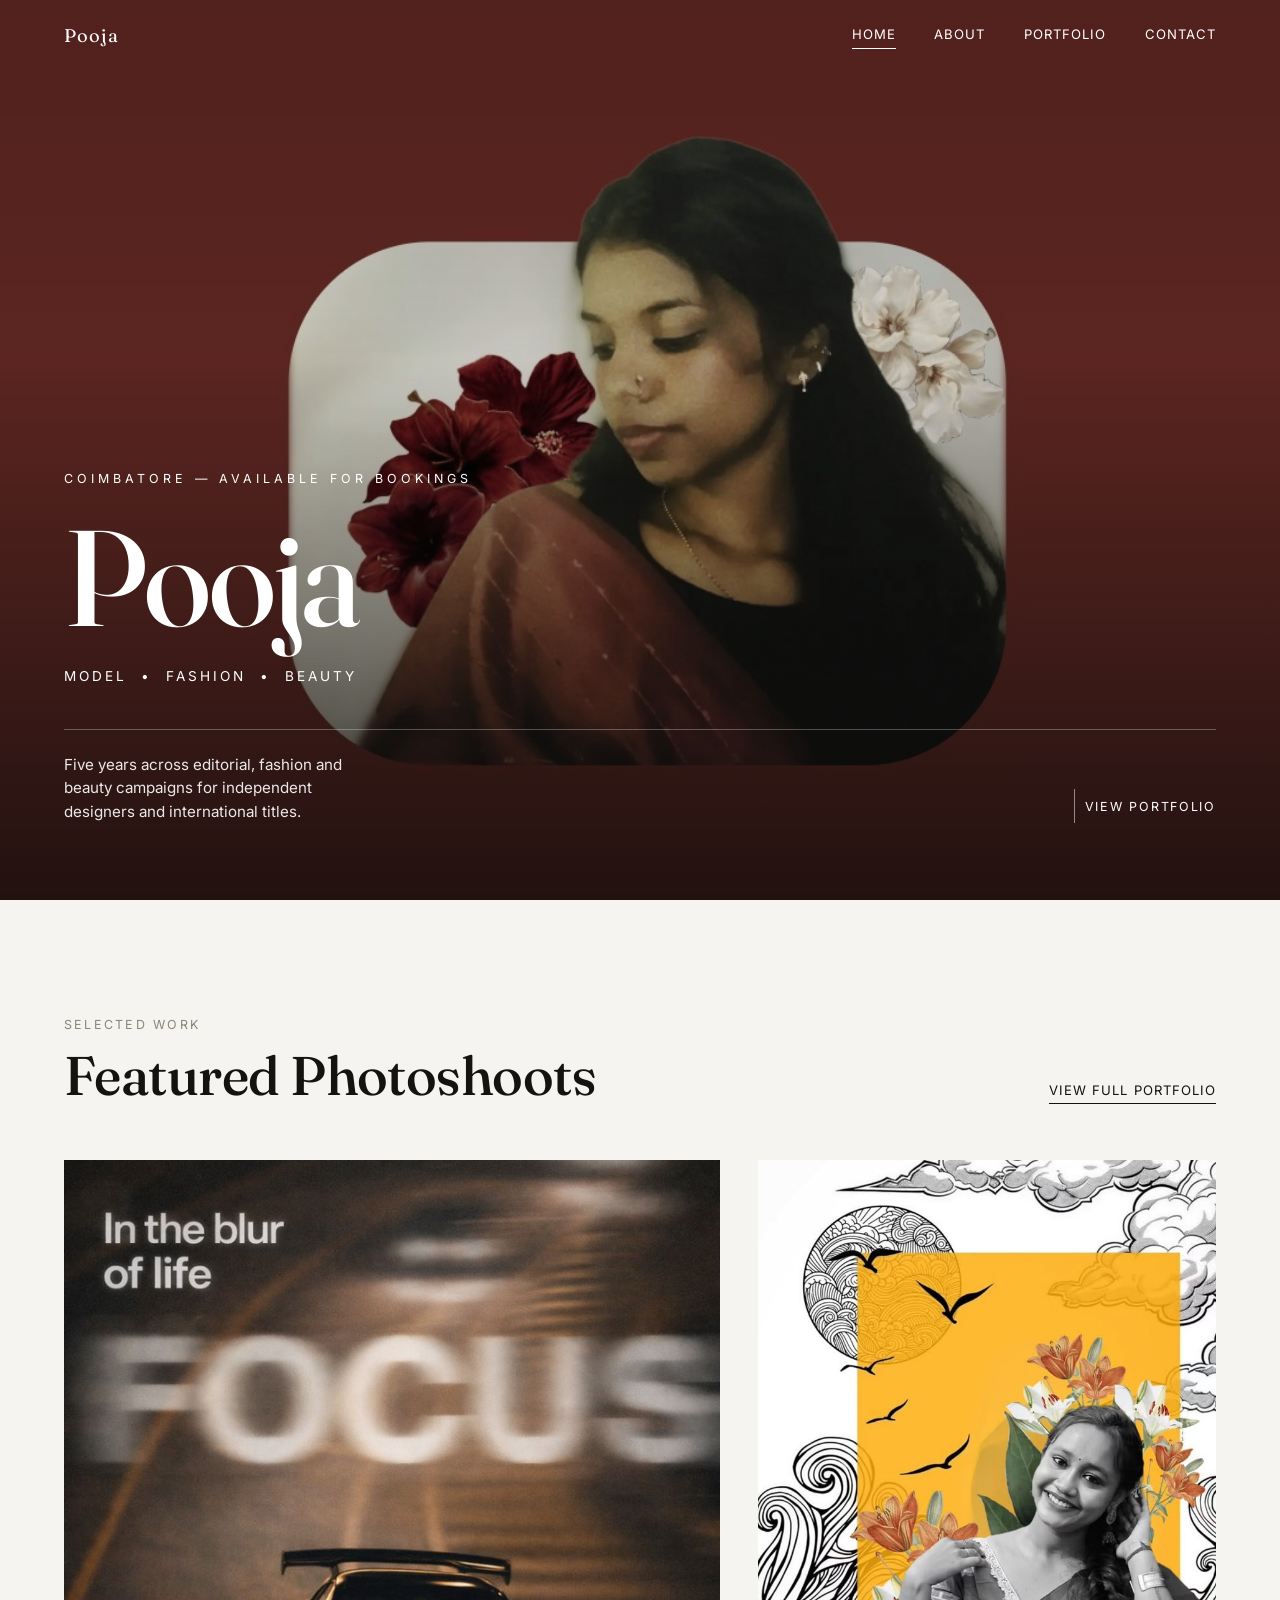
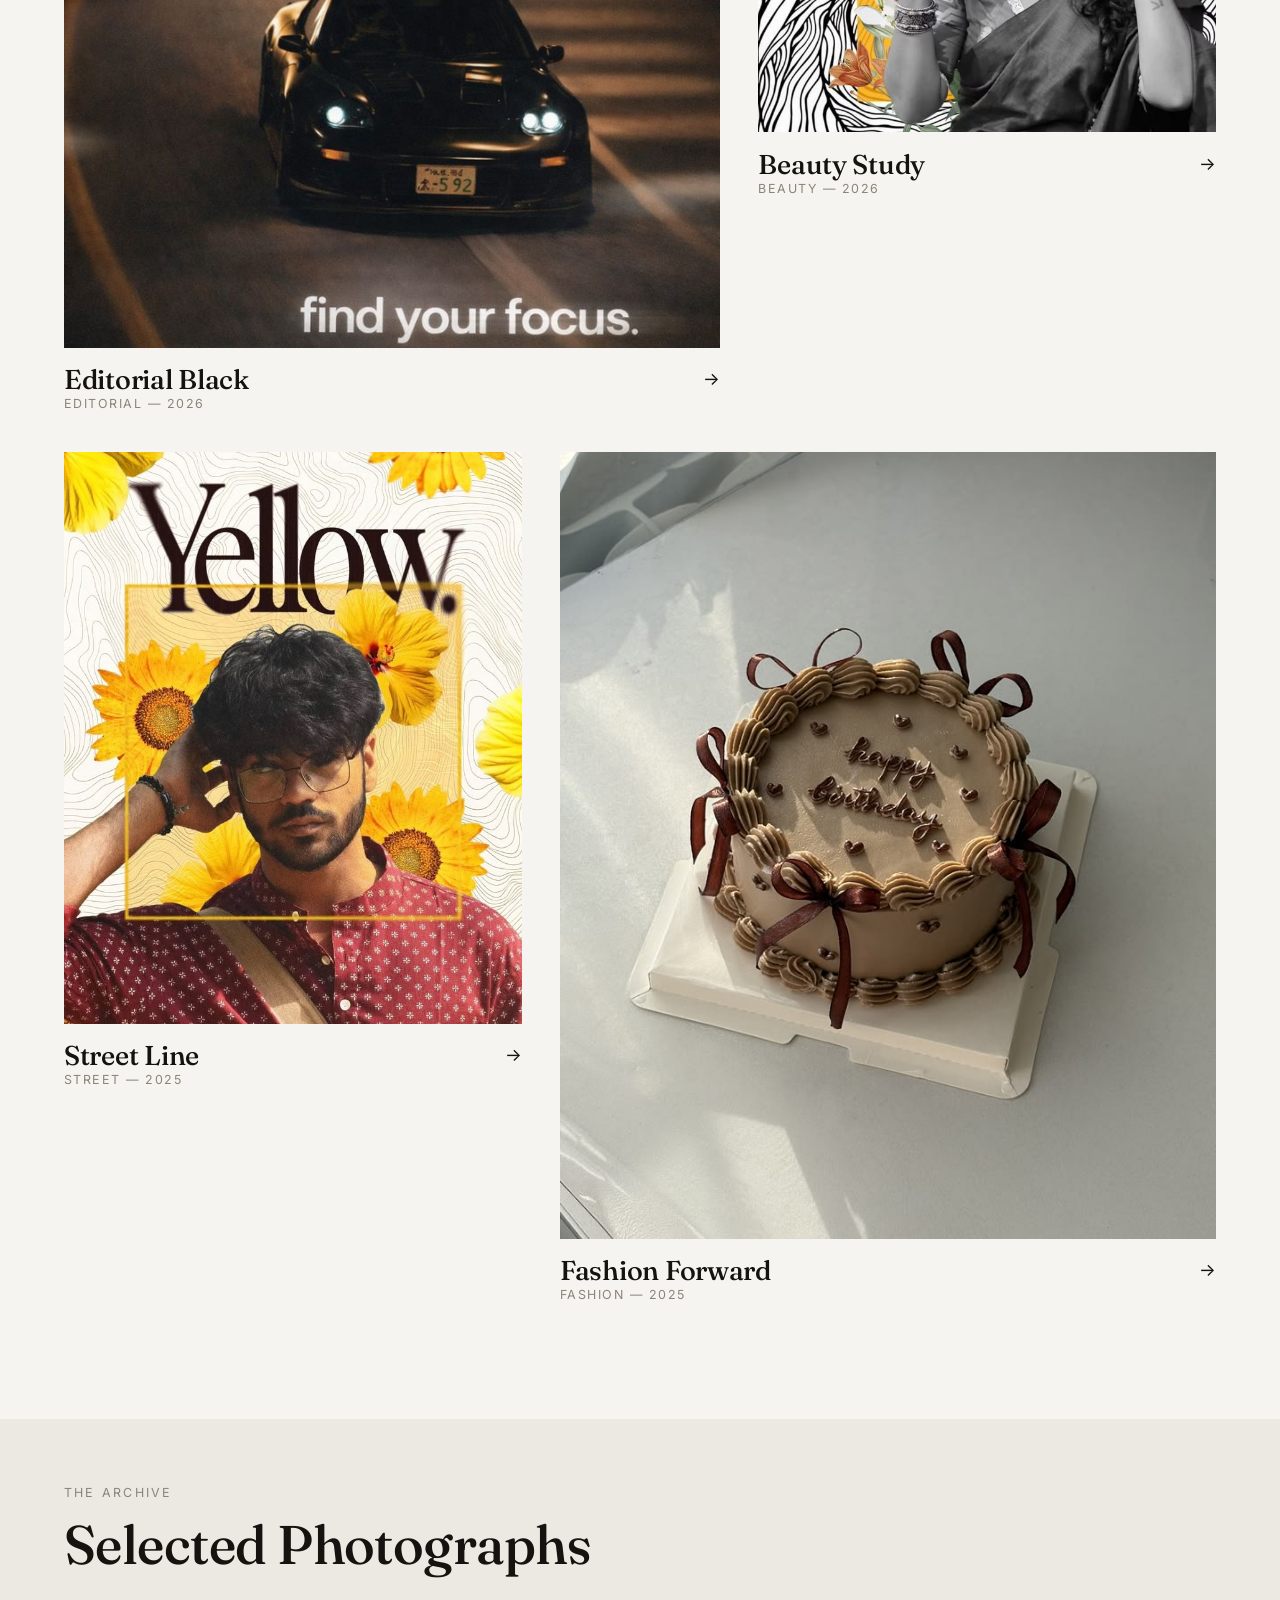
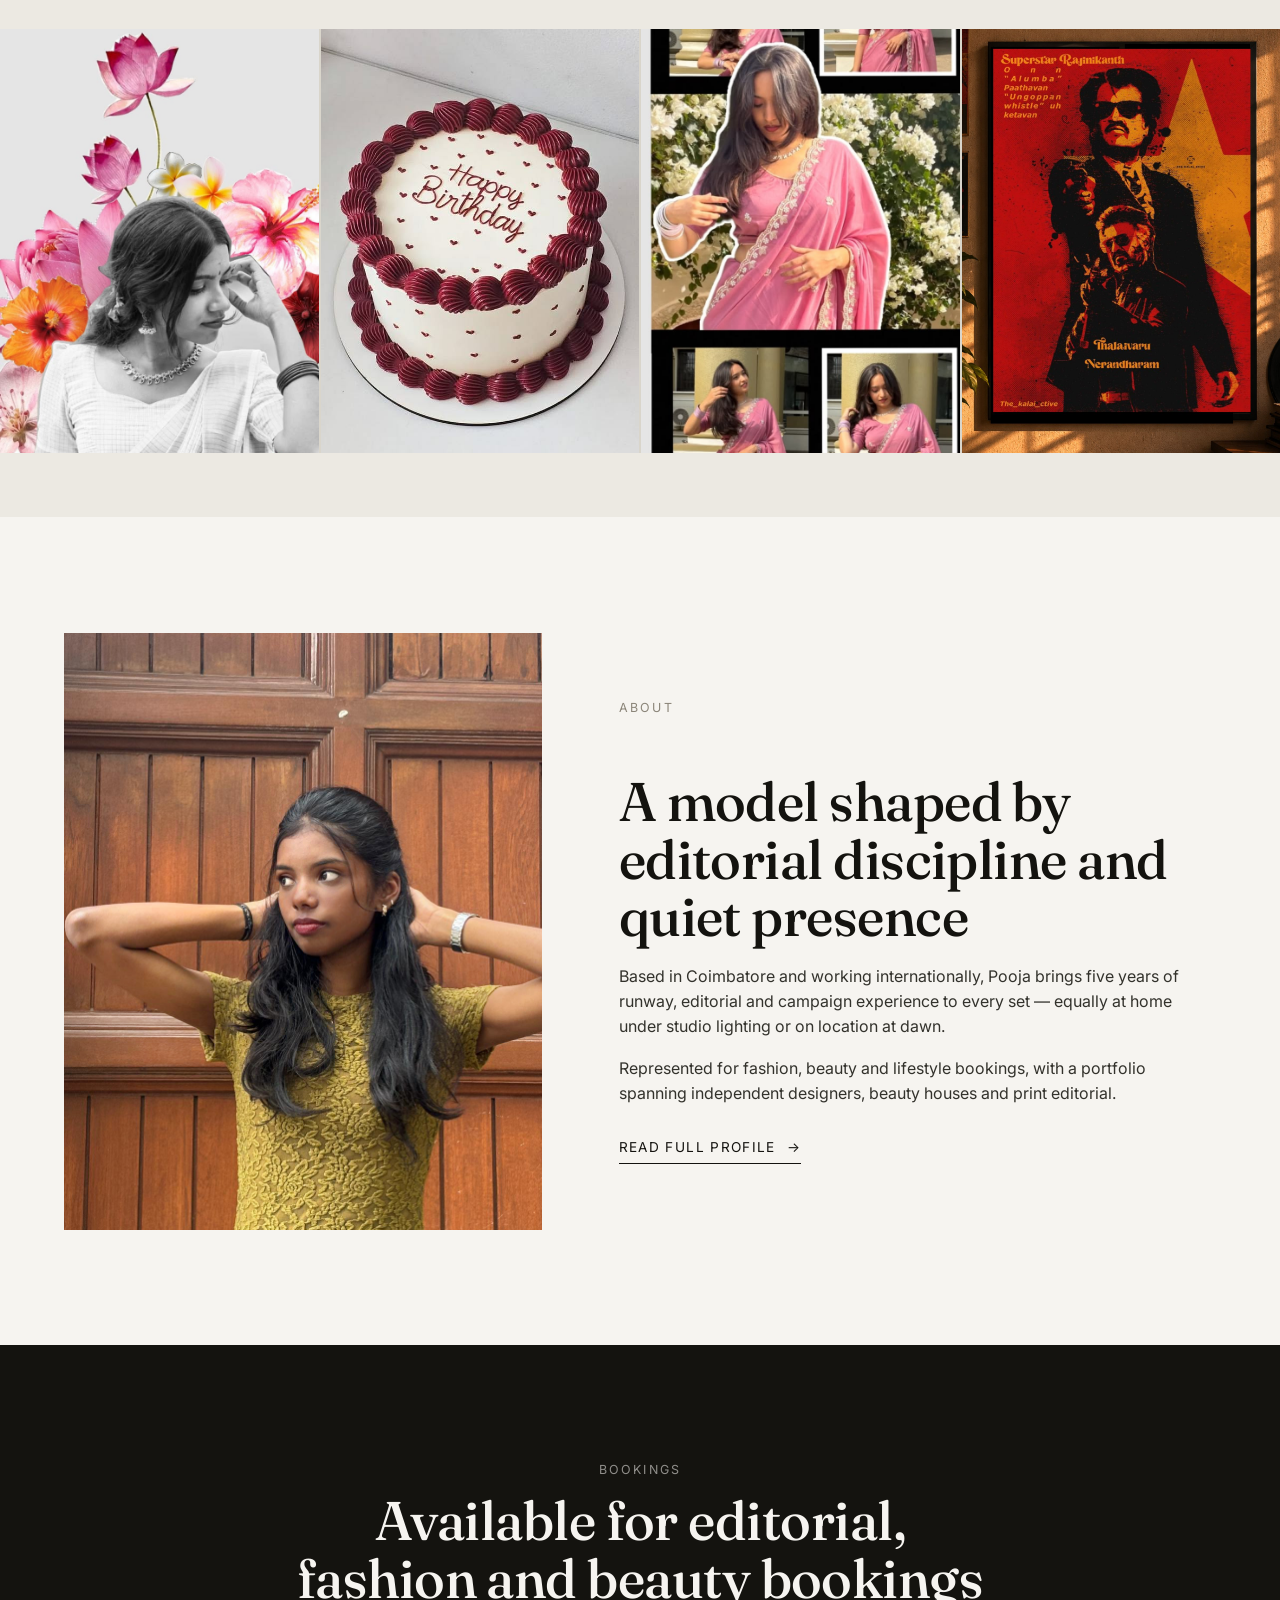
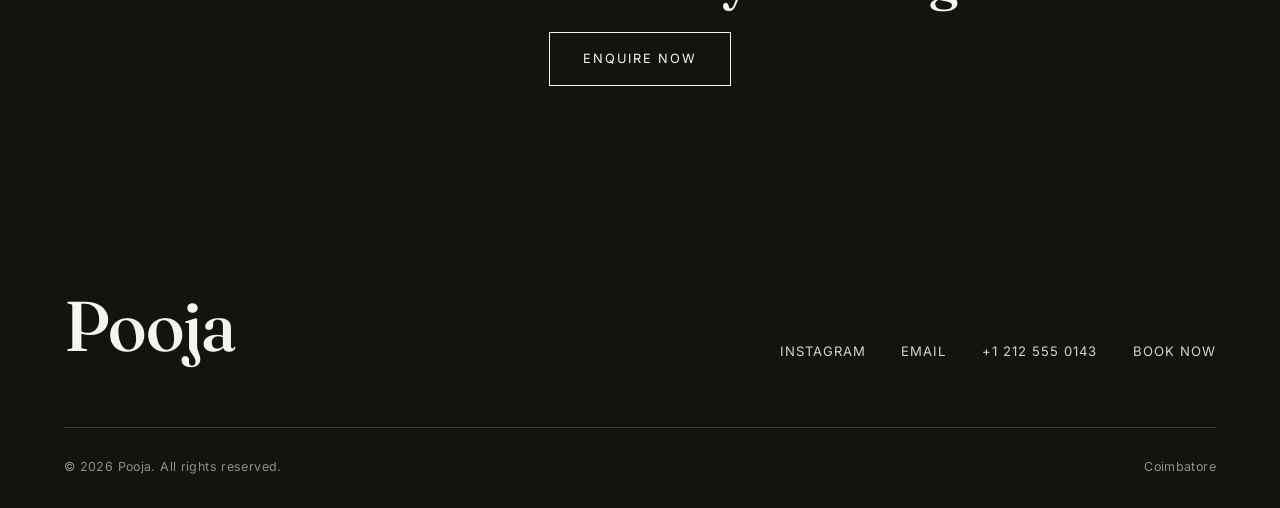
<file: index.html>
<!DOCTYPE html>
<html lang="en">
<head>
<meta charset="UTF-8" />
<meta name="viewport" content="width=device-width, initial-scale=1.0" />
<title>Pooja — Model &amp; Fashion Portfolio</title>
<meta name="description" content="Pooja is a fashion and beauty model based in Coimbatore. Explore editorial, fashion, beauty and street photography, and enquire for bookings." />
<meta property="og:title" content="Pooja — Model & Fashion Portfolio" />
<meta property="og:description" content="Fashion and beauty model based in Coimbatore. Editorial, fashion, beauty, heritage and street photography." />
<meta property="og:type" content="website" />
<meta property="og:image" content="images/profile/hero.jpg" />
<link rel="preconnect" href="https://fonts.googleapis.com">
<link rel="preconnect" href="https://fonts.gstatic.com" crossorigin>
<link href="https://fonts.googleapis.com/css2?family=Fraunces:opsz,wght@9..144,400;9..144,500;9..144,600&family=Inter:wght@400;500;600&display=swap" rel="stylesheet">
<link rel="stylesheet" href="css/style.css" />
</head>
<body>

<div class="veil" aria-hidden="true"><span>Pooja</span></div>

<header class="site-header on-dark">
  <a href="index.html" class="brand">Pooja</a>
  <nav class="nav-links">
    <a href="index.html" class="nav-link is-active">Home</a>
    <a href="about.html" class="nav-link">About</a>
    <a href="portfolio.html" class="nav-link">Portfolio</a>
    <a href="contact.html" class="nav-link">Contact</a>
  </nav>
  <button class="nav-toggle" aria-label="Open menu" aria-expanded="false">
    <span></span><span></span><span></span>
  </button>
</header>

<div class="mobile-panel">
  <a href="index.html">Home</a>
  <a href="about.html">About</a>
  <a href="portfolio.html">Portfolio</a>
  <a href="contact.html">Contact</a>
</div>

<main>

  <!-- ================= HERO ================= -->
  <section class="hero">
    <div class="hero-media">
      <img src="images/profile/hero.jpg" alt="Pooja standing in a dramatic studio portrait, monochrome editorial lighting" />
    </div>
    <div class="hero-content">
      <p class="hero-kicker" data-veil-reveal>Coimbatore — Available for Bookings </p>
      <h1 class="hero-name" data-veil-reveal>Pooja</h1>
      <p class="hero-tagline" data-veil-reveal>Model &nbsp;•&nbsp; Fashion &nbsp;•&nbsp; Beauty</p>

      <div class="hero-bottom-row" data-veil-reveal>
        <p class="hero-intro">Five years across editorial, fashion and beauty campaigns for independent designers and international titles.</p>
        <a href="portfolio.html" class="scroll-cue">
          <span class="line"></span>
          View Portfolio
        </a>
      </div>
    </div>
  </section>

  <!-- ================= FEATURED SHOOTS ================= -->
  <section class="section" id="featured">
    <div class="container">
      <div class="section-head" data-reveal>
        <div>
          <span class="section-index">Selected Work</span>
          <h2 class="section-title">Featured Photoshoots</h2>
        </div>
        <a href="portfolio.html" class="section-link">View Full Portfolio</a>
      </div>

      <div class="feature-grid" data-reveal-stagger>
        <a class="feature-card is-large" href="photoshoot-editorial.html">
          <div class="feature-figure">
            <img data-src="images/photoshoots/editorial/cover.jpg" src="images/photoshoots/editorial/cover.jpg" alt="Editorial Black photoshoot cover — high contrast monochrome fashion editorial" loading="lazy" />
          </div>
          <div class="feature-meta">
            <div>
              <h3>Editorial Black</h3>
              <p class="cat">Editorial — 2026</p>
            </div>
            <span class="feature-arrow">→</span>
          </div>
        </a>

        <a class="feature-card is-small" href="photoshoot-beauty.html">
          <div class="feature-figure">
            <img data-src="images/photoshoots/beauty/cover.jpg" src="images/photoshoots/beauty/cover.jpg" alt="Beauty Study photoshoot cover — close-up natural light beauty photography" loading="lazy" />
          </div>
          <div class="feature-meta">
            <div>
              <h3>Beauty Study</h3>
              <p class="cat">Beauty — 2026</p>
            </div>
            <span class="feature-arrow">→</span>
          </div>
        </a>

        <a class="feature-card is-small" href="photoshoot-street.html">
          <div class="feature-figure">
            <img data-src="images/photoshoots/street/cover.jpg" src="images/photoshoots/street/cover.jpg" alt="Street Line photoshoot cover — urban fashion photography" loading="lazy" />
          </div>
          <div class="feature-meta">
            <div>
              <h3>Street Line</h3>
              <p class="cat">Street — 2025</p>
            </div>
            <span class="feature-arrow">→</span>
          </div>
        </a>

        <a class="feature-card is-large" href="photoshoot-fashion.html">
          <div class="feature-figure">
            <img data-src="images/photoshoots/fashion/cover.jpg" src="images/photoshoots/fashion/cover.jpg" alt="Fashion Forward photoshoot cover — runway-inspired fashion editorial" loading="lazy" />
          </div>
          <div class="feature-meta">
            <div>
              <h3>Fashion Forward</h3>
              <p class="cat">Fashion — 2025</p>
            </div>
            <span class="feature-arrow">→</span>
          </div>
        </a>
      </div>
    </div>
  </section>

  <!-- ================= SELECTED PHOTOGRAPHS STRIP ================= -->
  <section class="section-tight bg-dim">
    <div class="container" data-reveal>
      <div class="section-head">
        <div>
          <span class="section-index">The Archive</span>
          <h2 class="section-title">Selected Photographs</h2>
        </div>
      </div>
    </div>
    <div class="strip">
      <figure><img data-src="images/photoshoots/editorial/01.jpg" src="images/photoshoots/editorial/01.jpg" alt="Editorial Black frame 1" loading="lazy" /></figure>
      <figure><img data-src="images/photoshoots/fashion/02.jpg" src="images/photoshoots/fashion/02.jpg" alt="Fashion Forward frame 2" loading="lazy" /></figure>
      <figure><img data-src="images/photoshoots/beauty/01.jpg" src="images/photoshoots/beauty/01.jpg" alt="Beauty Study frame 1" loading="lazy" /></figure>
      <figure><img data-src="images/photoshoots/traditional/02.jpg" src="images/photoshoots/traditional/02.jpg" alt="Heritage frame 2" loading="lazy" /></figure>
    </div>
  </section>

  <!-- ================= ABOUT PREVIEW ================= -->
  <section class="section">
    <div class="container about-preview" data-reveal>
      <div class="figure-wrap">
        <img data-src="images/profile/profile.jpg" src="images/profile/profile.jpg" alt="Portrait of Pooja in natural light" loading="lazy" />
      </div>
      <div class="copy">
        <span class="section-index">About</span>
        <h2 class="section-title mt-lg" style="margin-bottom:1.2rem;">A model shaped by editorial discipline and quiet presence</h2>
        <p>Based in Coimbatore and working internationally, Pooja brings five years of runway, editorial and campaign experience to every set — equally at home under studio lighting or on location at dawn.</p>
        <p>Represented for fashion, beauty and lifestyle bookings, with a portfolio spanning independent designers, beauty houses and print editorial.</p>
        <a href="about.html" class="cta-line">Read Full Profile <span aria-hidden="true">→</span></a>
      </div>
    </div>
  </section>

  <!-- ================= CONTACT CTA ================= -->
  <section class="section bg-ink">
    <div class="container" data-reveal style="text-align:center;">
      <span class="section-index" style="color:rgba(246,244,240,.55)">Bookings</span>
      <h2 class="section-title" style="margin:0 auto 1.6rem; max-width:20ch;">Available for editorial, fashion and beauty bookings </h2>
      <a href="contact.html" class="button on-dark">Enquire Now</a>
    </div>
  </section>

</main>

<footer class="footer">
  <div class="container">
    <div class="footer-top">
      <h2 class="footer-name">Pooja</h2>
      <ul class="footer-links">
        <li><a href="https://instagram.com" target="_blank" rel="noopener">Instagram</a></li>
        <li><a href="mailto:booking@Poojamercer.com">Email</a></li>
        <li><a href="tel:+12125550143">+1 212 555 0143</a></li>
        <li><a href="contact.html">Book Now</a></li>
      </ul>
    </div>
    <div class="footer-bottom">
      <span>© 2026 Pooja. All rights reserved.</span>
      <span>Coimbatore</span>
    </div>
  </div>
</footer>

<script src="js/script.js"></script>
</body>
</html>
</file>
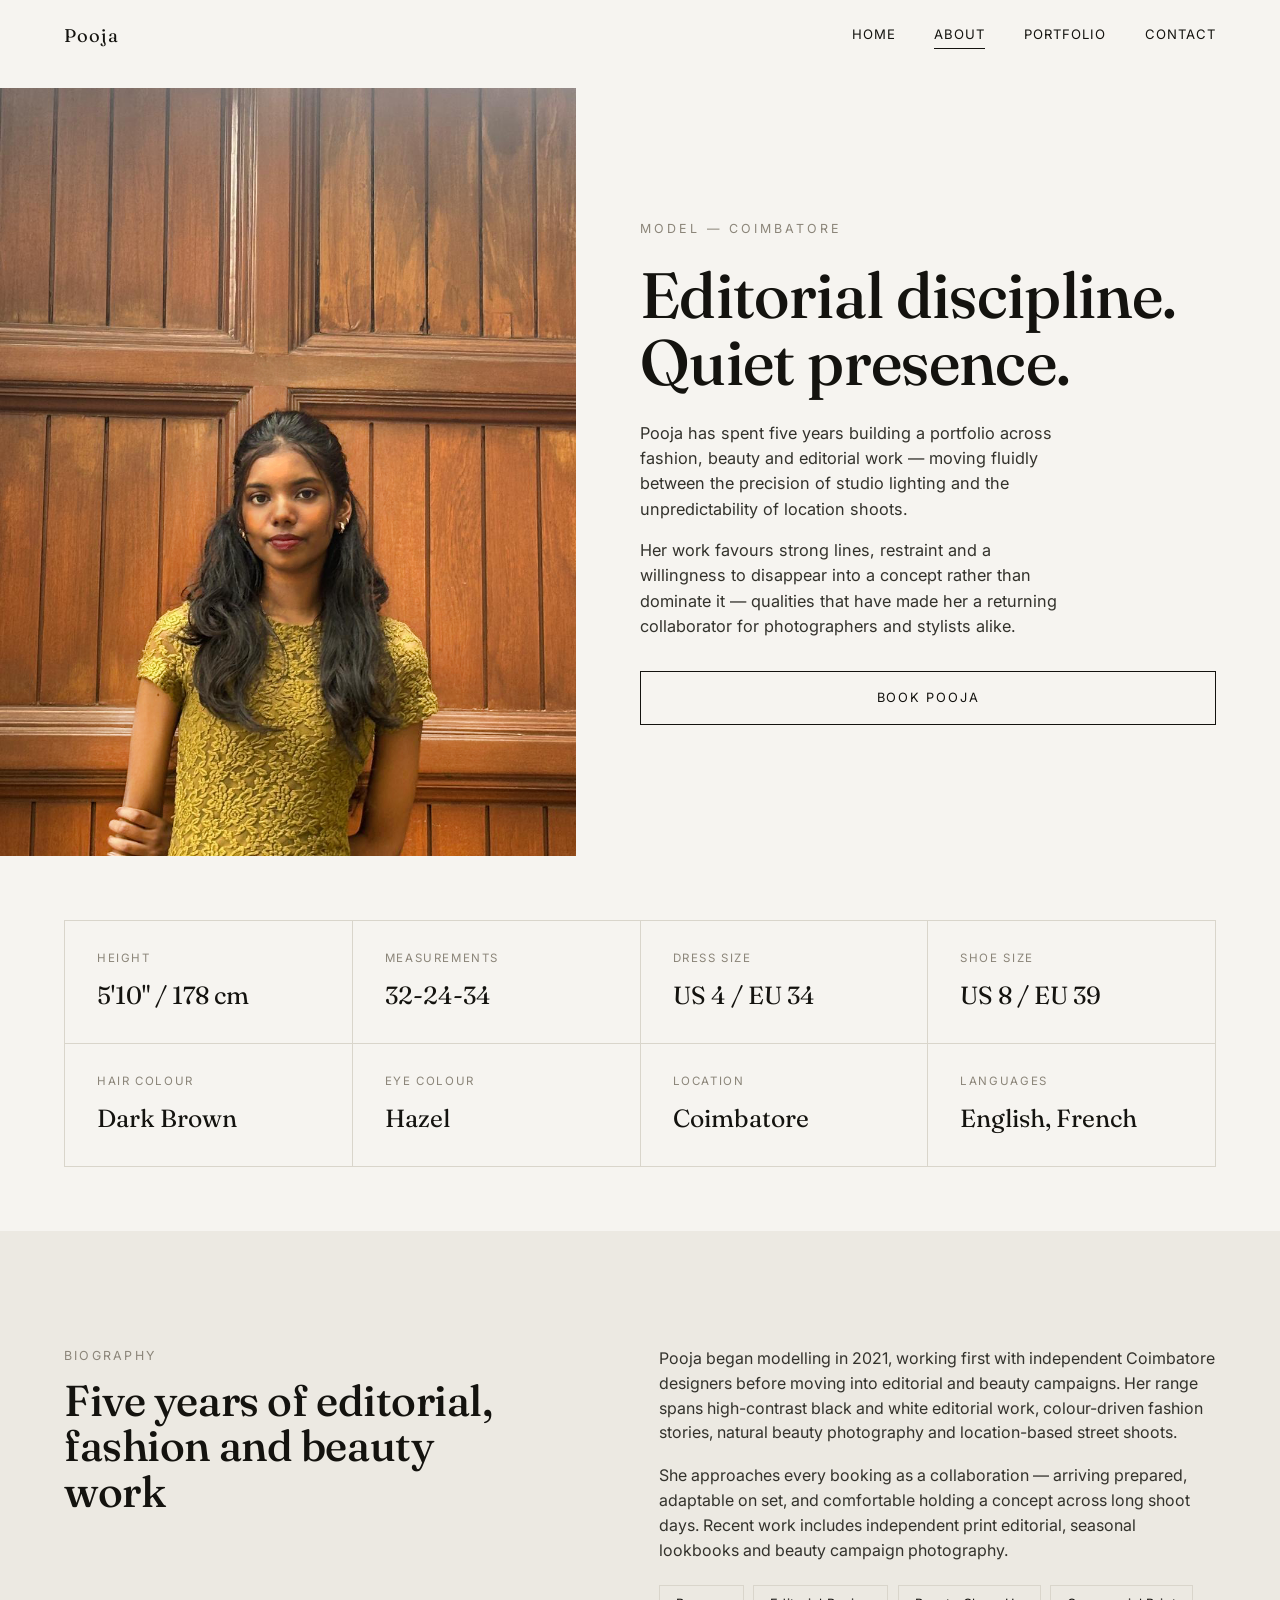
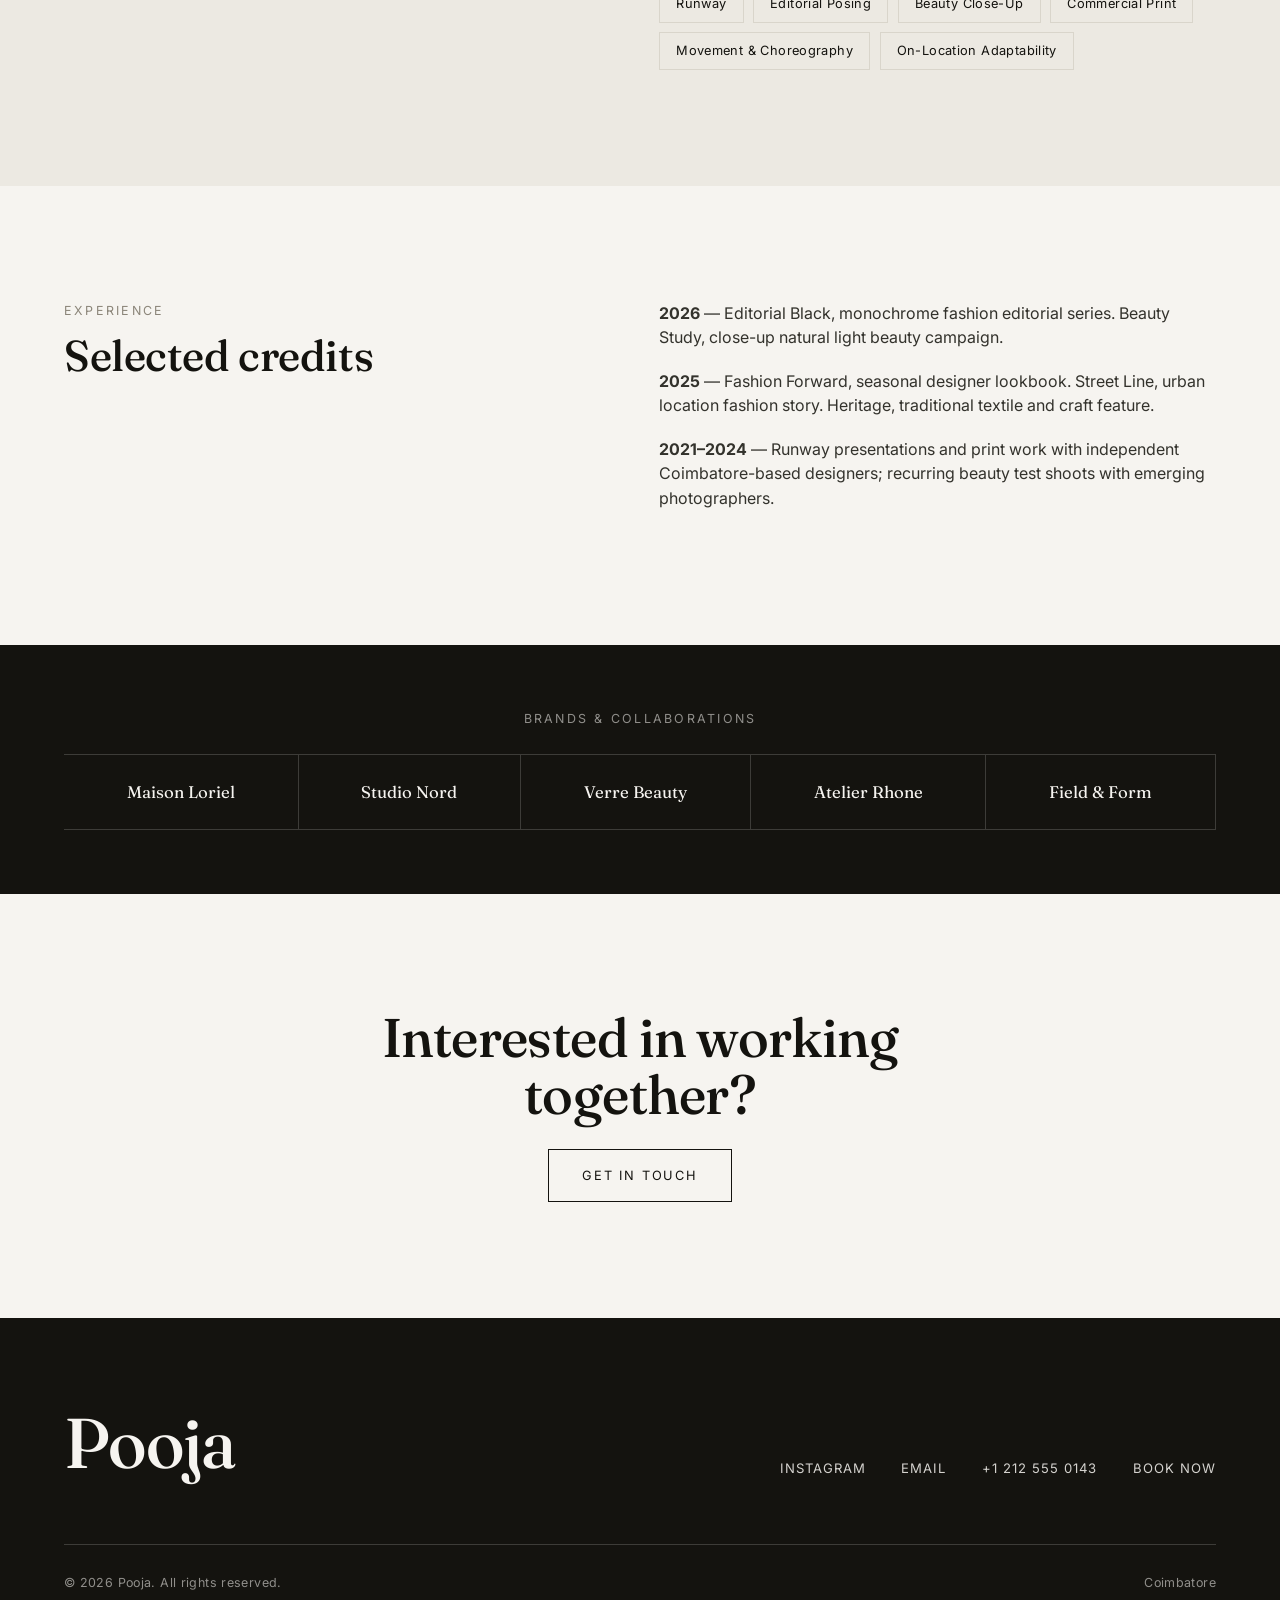
<file: about.html>
<!DOCTYPE html>
<html lang="en">
<head>
<meta charset="UTF-8" />
<meta name="viewport" content="width=device-width, initial-scale=1.0" />
<title>About — Pooja | Model Portfolio</title>
<meta name="description" content="Meet Pooja: Coimbatore-based fashion and beauty model. Measurements, experience, skills and brand collaborations." />
<meta property="og:title" content="About — Pooja" />
<meta property="og:description" content="Coimbatore-based fashion and beauty model. Measurements, experience, skills and brand collaborations." />
<meta property="og:type" content="profile" />
<meta property="og:image" content="images/profile/portrait.jpg" />
<link rel="preconnect" href="https://fonts.googleapis.com">
<link rel="preconnect" href="https://fonts.gstatic.com" crossorigin>
<link href="https://fonts.googleapis.com/css2?family=Fraunces:opsz,wght@9..144,400;9..144,500;9..144,600&family=Inter:wght@400;500;600&display=swap" rel="stylesheet">
<link rel="stylesheet" href="css/style.css" />
</head>
<body>

<div class="veil" aria-hidden="true"><span>Pooja</span></div>

<header class="site-header">
  <a href="index.html" class="brand">Pooja</a>
  <nav class="nav-links">
    <a href="index.html" class="nav-link">Home</a>
    <a href="about.html" class="nav-link is-active">About</a>
    <a href="portfolio.html" class="nav-link">Portfolio</a>
    <a href="contact.html" class="nav-link">Contact</a>
  </nav>
  <button class="nav-toggle" aria-label="Open menu" aria-expanded="false">
    <span></span><span></span><span></span>
  </button>
</header>

<div class="mobile-panel">
  <a href="index.html">Home</a>
  <a href="about.html">About</a>
  <a href="portfolio.html">Portfolio</a>
  <a href="contact.html">Contact</a>
</div>

<main>

  <!-- ================= ABOUT HERO ================= -->
  <section class="about-hero">
    <div class="about-hero-media">
      <img src="images/profile/portrait.jpg" alt="Full-length portrait of Pooja in editorial styling" />
    </div>
    <div class="about-hero-copy" data-veil-reveal>
      <span class="about-eyebrow">Model — Coimbatore</span>
      <h1>Editorial discipline. Quiet presence.</h1>
      <p>Pooja has spent five years building a portfolio across fashion, beauty and editorial work — moving fluidly between the precision of studio lighting and the unpredictability of location shoots.</p>
      <p>Her work favours strong lines, restraint and a willingness to disappear into a concept rather than dominate it — qualities that have made her a returning collaborator for photographers and stylists alike.</p>
      <a href="contact.html" class="button on-light" style="margin-top:1rem;">Book Pooja</a>
    </div>
  </section>

  <!-- ================= STATS GRID ================= -->
  <section class="section-tight">
    <div class="container" data-reveal>
      <div class="stat-grid">
        <div class="stat-cell"><span class="label">Height</span><span class="value">5'10" / 178 cm</span></div>
        <div class="stat-cell"><span class="label">Measurements</span><span class="value">32-24-34</span></div>
        <div class="stat-cell"><span class="label">Dress Size</span><span class="value">US 4 / EU 34</span></div>
        <div class="stat-cell"><span class="label">Shoe Size</span><span class="value">US 8 / EU 39</span></div>
        <div class="stat-cell"><span class="label">Hair Colour</span><span class="value">Dark Brown</span></div>
        <div class="stat-cell"><span class="label">Eye Colour</span><span class="value">Hazel</span></div>
        <div class="stat-cell"><span class="label">Location</span><span class="value">Coimbatore</span></div>
        <div class="stat-cell"><span class="label">Languages</span><span class="value">English, French</span></div>
      </div>
    </div>
  </section>

  <!-- ================= BIOGRAPHY / SKILLS ================= -->
  <section class="section bg-dim">
    <div class="container editorial-columns" data-reveal>
      <div class="col-lead">
        <span class="section-index">Biography</span>
        <h2>Five years of editorial, fashion and beauty work</h2>
      </div>
      <div class="col-body">
        <p>Pooja began modelling in 2021, working first with independent Coimbatore designers before moving into editorial and beauty campaigns. Her range spans high-contrast black and white editorial work, colour-driven fashion stories, natural beauty photography and location-based street shoots.</p>
        <p>She approaches every booking as a collaboration — arriving prepared, adaptable on set, and comfortable holding a concept across long shoot days. Recent work includes independent print editorial, seasonal lookbooks and beauty campaign photography.</p>

        <div class="skill-tags">
          <span>Runway</span>
          <span>Editorial Posing</span>
          <span>Beauty Close-Up</span>
          <span>Commercial Print</span>
          <span>Movement &amp; Choreography</span>
          <span>On-Location Adaptability</span>
        </div>
      </div>
    </div>
  </section>

  <!-- ================= EXPERIENCE ================= -->
  <section class="section">
    <div class="container editorial-columns" data-reveal>
      <div class="col-lead">
        <span class="section-index">Experience</span>
        <h2>Selected credits</h2>
      </div>
      <div class="col-body">
        <p><strong>2026</strong> — Editorial Black, monochrome fashion editorial series. Beauty Study, close-up natural light beauty campaign.</p>
        <p><strong>2025</strong> — Fashion Forward, seasonal designer lookbook. Street Line, urban location fashion story. Heritage, traditional textile and craft feature.</p>
        <p><strong>2021–2024</strong> — Runway presentations and print work with independent Coimbatore-based designers; recurring beauty test shoots with emerging photographers.</p>
      </div>
    </div>
  </section>

  <!-- ================= BRANDS ================= -->
  <section class="section-tight bg-ink">
    <div class="container" data-reveal>
      <span class="section-index" style="color:rgba(246,244,240,.55); text-align:center; display:block; margin-bottom:1.6rem;">Brands &amp; Collaborations</span>
      <div class="brand-row" style="border-color: rgba(246,244,240,.18); color: var(--paper);">
        <span style="border-color: rgba(246,244,240,.18);">Maison Loriel</span>
        <span style="border-color: rgba(246,244,240,.18);">Studio Nord</span>
        <span style="border-color: rgba(246,244,240,.18);">Verre Beauty</span>
        <span style="border-color: rgba(246,244,240,.18);">Atelier Rhone</span>
        <span style="border-color: rgba(246,244,240,.18);">Field &amp; Form</span>
      </div>
    </div>
  </section>

  <!-- ================= CTA ================= -->
  <section class="section">
    <div class="container" data-reveal style="text-align:center;">
      <h2 class="section-title" style="margin:0 auto 1.6rem; max-width:18ch;">Interested in working together?</h2>
      <a href="contact.html" class="button on-light">Get In Touch</a>
    </div>
  </section>

</main>

<footer class="footer">
  <div class="container">
    <div class="footer-top">
      <h2 class="footer-name">Pooja</h2>
      <ul class="footer-links">
        <li><a href="https://instagram.com" target="_blank" rel="noopener">Instagram</a></li>
        <li><a href="mailto:booking@Poojamercer.com">Email</a></li>
        <li><a href="tel:+12125550143">+1 212 555 0143</a></li>
        <li><a href="contact.html">Book Now</a></li>
      </ul>
    </div>
    <div class="footer-bottom">
      <span>© 2026 Pooja. All rights reserved.</span>
      <span>Coimbatore</span>
    </div>
  </div>
</footer>

<script src="js/script.js"></script>
</body>
</html>
</file>
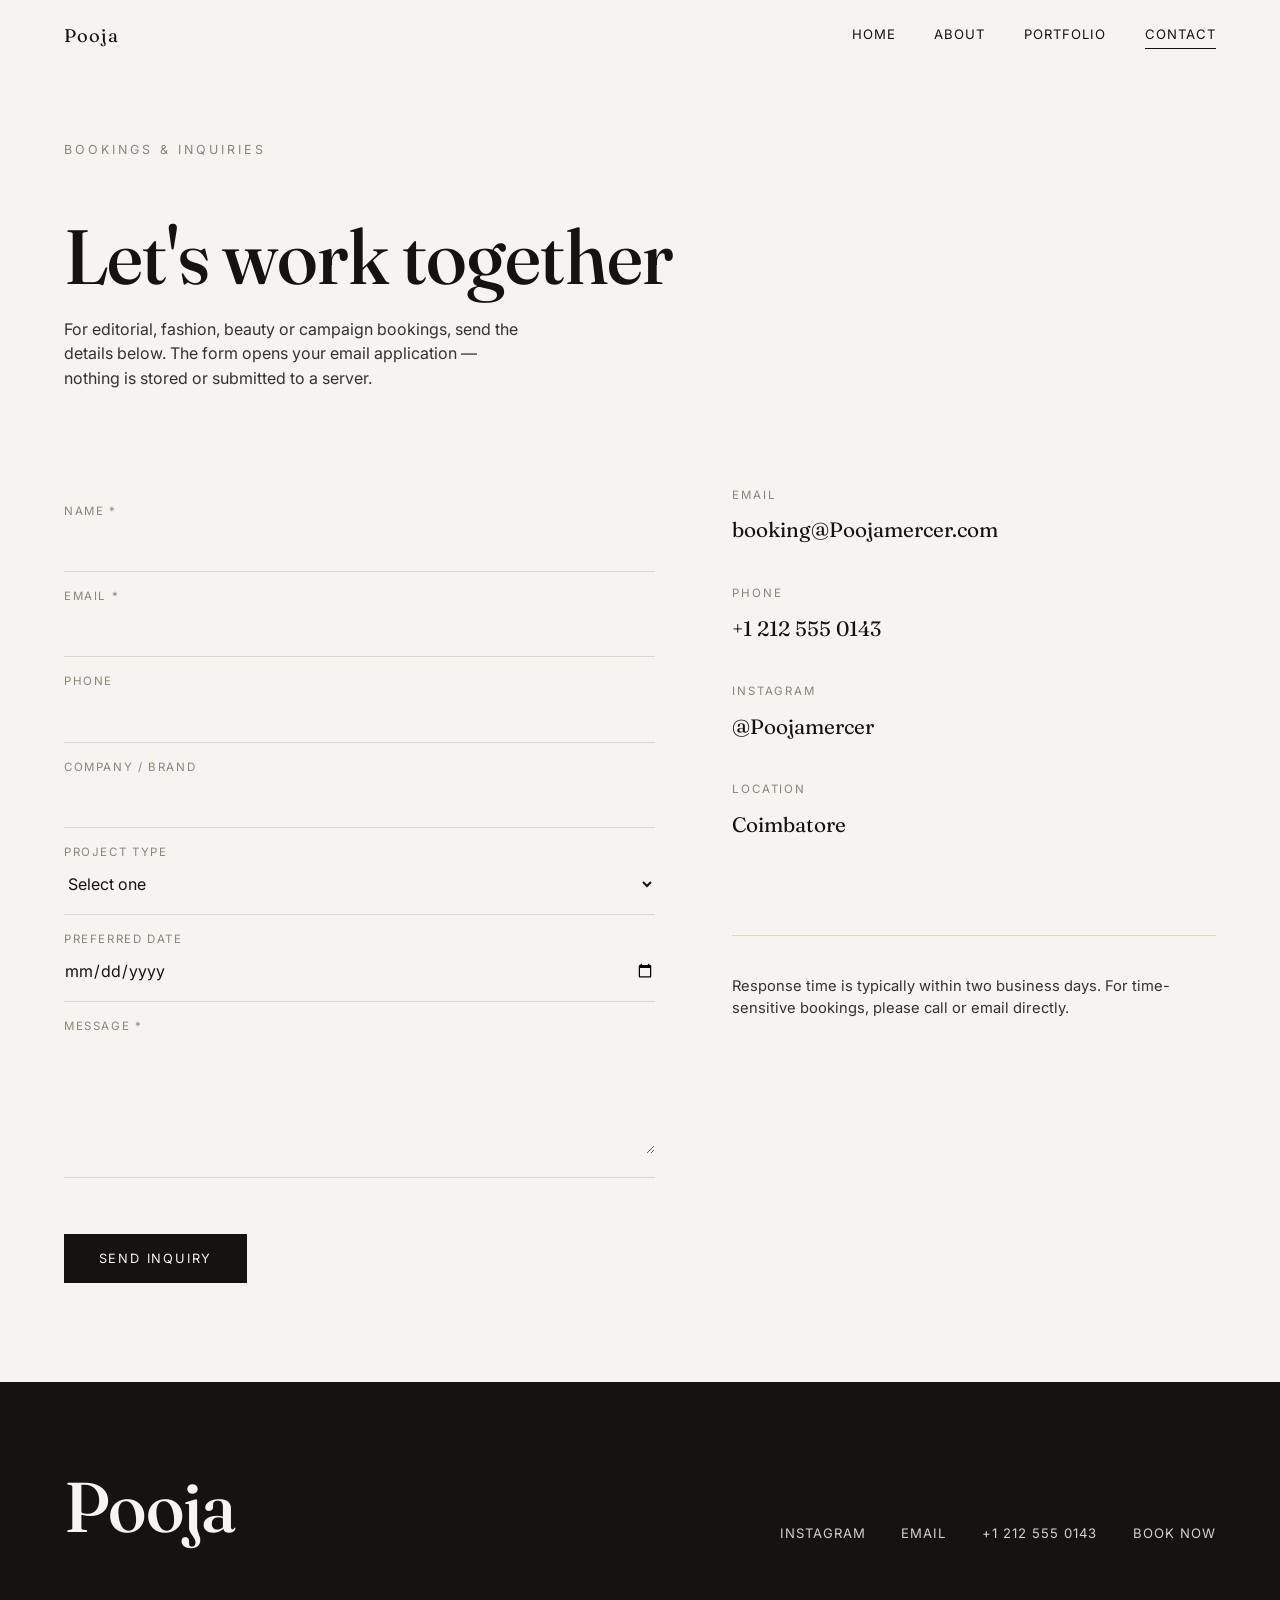
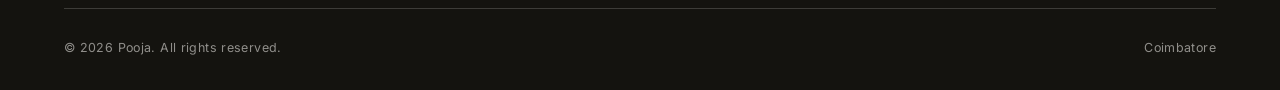
<file: contact.html>
<!DOCTYPE html>
<html lang="en">
<head>
<meta charset="UTF-8" />
<meta name="viewport" content="width=device-width, initial-scale=1.0" />
<title>Contact — Pooja | Bookings</title>
<meta name="description" content="Book Pooja for editorial, fashion, beauty or campaign work. Send a booking inquiry directly by email." />
<meta property="og:title" content="Contact — Pooja" />
<meta property="og:description" content="Book Pooja for editorial, fashion, beauty or campaign work." />
<meta property="og:type" content="website" />
<meta property="og:image" content="images/profile/hero.jpg" />
<link rel="preconnect" href="https://fonts.googleapis.com">
<link rel="preconnect" href="https://fonts.gstatic.com" crossorigin>
<link href="https://fonts.googleapis.com/css2?family=Fraunces:opsz,wght@9..144,400;9..144,500;9..144,600&family=Inter:wght@400;500;600&display=swap" rel="stylesheet">
<link rel="stylesheet" href="css/style.css" />
</head>
<body>

<div class="veil" aria-hidden="true"><span>Pooja</span></div>

<header class="site-header">
  <a href="index.html" class="brand">Pooja</a>
  <nav class="nav-links">
    <a href="index.html" class="nav-link">Home</a>
    <a href="about.html" class="nav-link">About</a>
    <a href="portfolio.html" class="nav-link">Portfolio</a>
    <a href="contact.html" class="nav-link is-active">Contact</a>
  </nav>
  <button class="nav-toggle" aria-label="Open menu" aria-expanded="false">
    <span></span><span></span><span></span>
  </button>
</header>

<div class="mobile-panel">
  <a href="index.html">Home</a>
  <a href="about.html">About</a>
  <a href="portfolio.html">Portfolio</a>
  <a href="contact.html">Contact</a>
</div>

<main>

  <section class="contact-hero container" data-veil-reveal>
    <span class="eyebrow">Bookings &amp; Inquiries</span>
    <h1 class="mt-lg">Let's work together</h1>
    <p>For editorial, fashion, beauty or campaign bookings, send the details below. The form opens your email application — nothing is stored or submitted to a server.</p>
  </section>

  <section class="section-tight">
    <div class="container contact-layout">

      <form id="booking-form" data-reveal novalidate>
        <div class="field">
          <label for="name">Name *</label>
          <input type="text" id="name" name="name" required autocomplete="name" />
        </div>
        <div class="field">
          <label for="email">Email *</label>
          <input type="email" id="email" name="email" required autocomplete="email" />
        </div>
        <div class="field">
          <label for="phone">Phone</label>
          <input type="tel" id="phone" name="phone" autocomplete="tel" />
        </div>
        <div class="field">
          <label for="company">Company / Brand</label>
          <input type="text" id="company" name="company" />
        </div>
        <div class="field">
          <label for="project">Project Type</label>
          <select id="project" name="project">
            <option value="">Select one</option>
            <option value="Editorial">Editorial</option>
            <option value="Fashion Campaign">Fashion Campaign</option>
            <option value="Beauty Campaign">Beauty Campaign</option>
            <option value="Runway">Runway</option>
            <option value="Lookbook">Lookbook</option>
            <option value="Other">Other</option>
          </select>
        </div>
        <div class="field">
          <label for="date">Preferred Date</label>
          <input type="date" id="date" name="date" />
        </div>
        <div class="field">
          <label for="message">Message *</label>
          <textarea id="message" name="message" required></textarea>
        </div>

        <button type="submit" class="button-solid button mt-lg">Send Inquiry</button>
        <p class="form-status" role="status"></p>
      </form>

      <div class="contact-info" data-reveal>
        <div class="contact-info-block">
          <span class="label">Email</span>
          <a class="value" href="mailto:booking@Poojamercer.com">booking@Poojamercer.com</a>
        </div>
        <div class="contact-info-block">
          <span class="label">Phone</span>
          <a class="value" href="tel:+12125550143">+1 212 555 0143</a>
        </div>
        <div class="contact-info-block">
          <span class="label">Instagram</span>
          <a class="value" href="https://instagram.com" target="_blank" rel="noopener">@Poojamercer</a>
        </div>
        <div class="contact-info-block">
          <span class="label">Location</span>
          <span class="value">Coimbatore</span>
        </div>
        <div class="rule mt-lg"></div>
        <p style="color: var(--ink-soft); font-size:.92rem;">Response time is typically within two business days. For time-sensitive bookings, please call or email directly.</p>
      </div>

    </div>
  </section>

</main>

<footer class="footer">
  <div class="container">
    <div class="footer-top">
      <h2 class="footer-name">Pooja</h2>
      <ul class="footer-links">
        <li><a href="https://instagram.com" target="_blank" rel="noopener">Instagram</a></li>
        <li><a href="mailto:booking@Poojamercer.com">Email</a></li>
        <li><a href="tel:+12125550143">+1 212 555 0143</a></li>
        <li><a href="contact.html">Book Now</a></li>
      </ul>
    </div>
    <div class="footer-bottom">
      <span>© 2026 Pooja. All rights reserved.</span>
      <span>Coimbatore</span>
    </div>
  </div>
</footer>

<script src="js/script.js"></script>
</body>
</html>
</file>
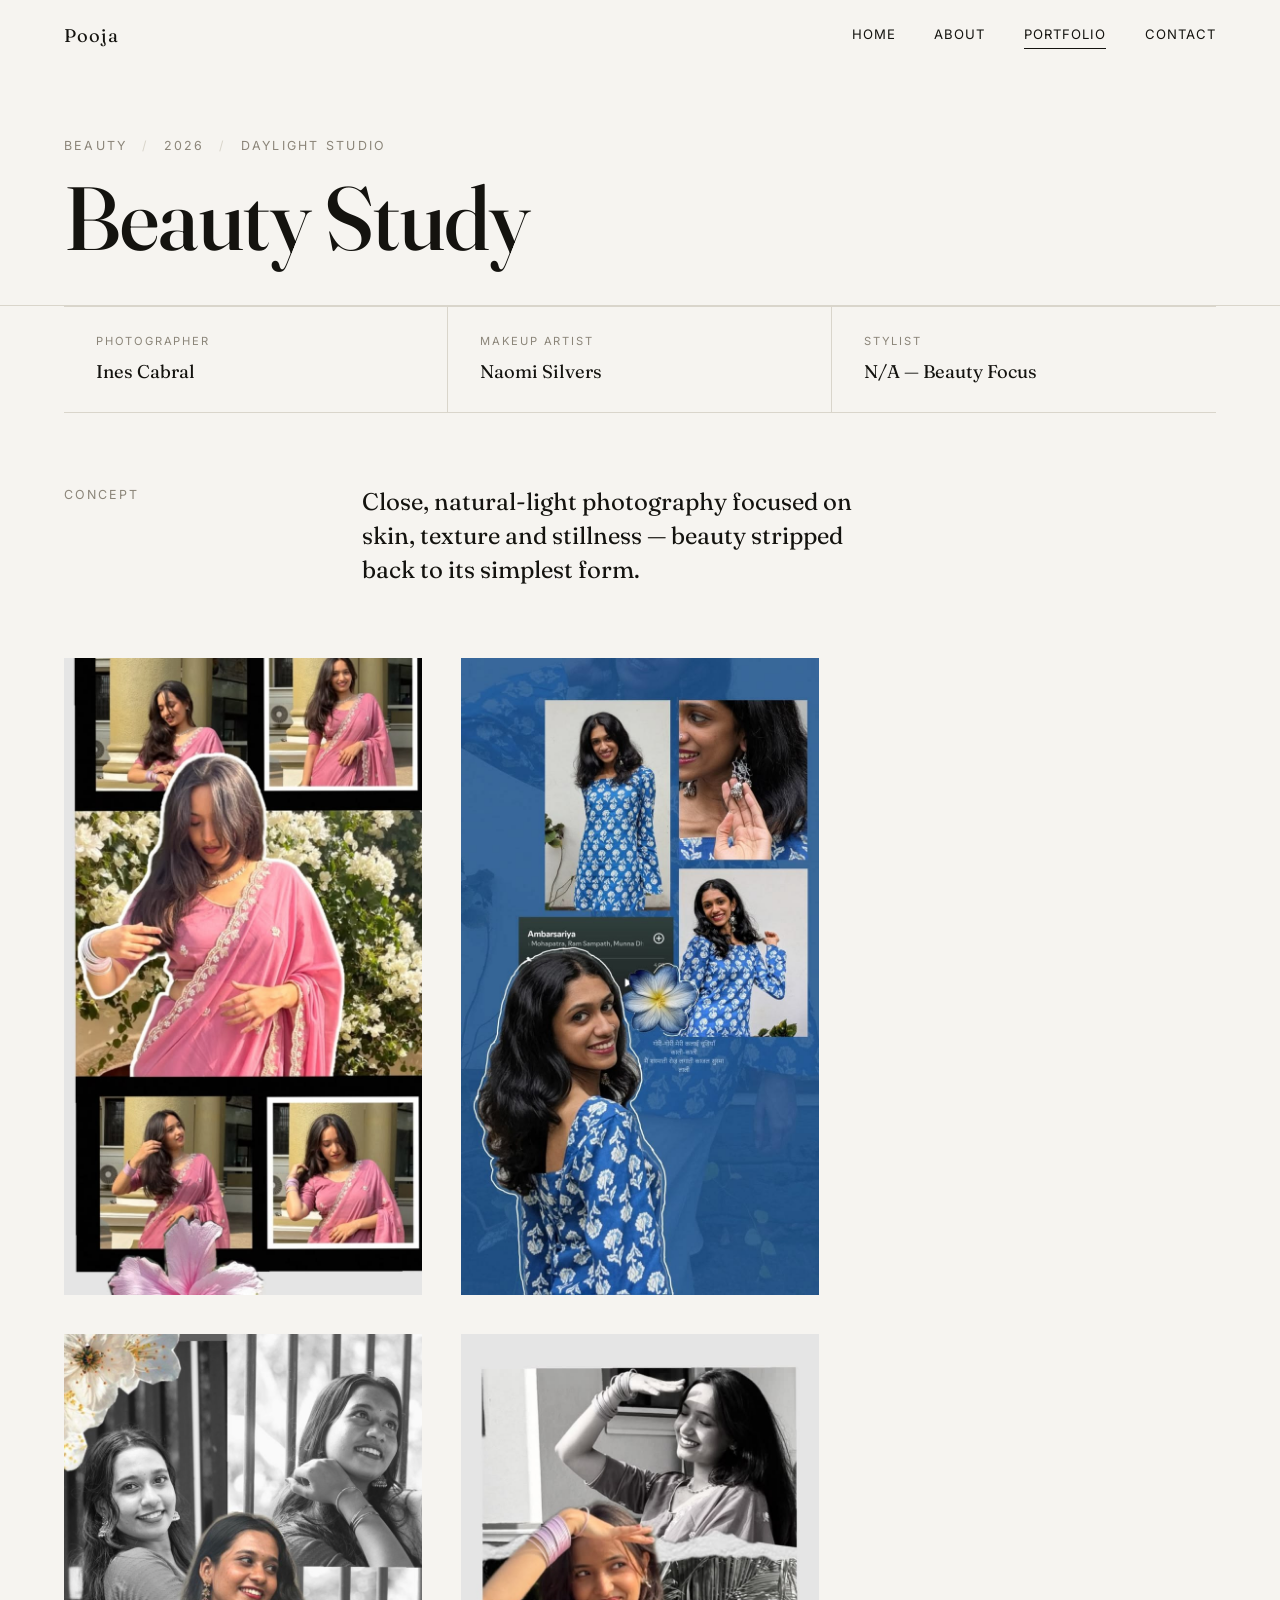
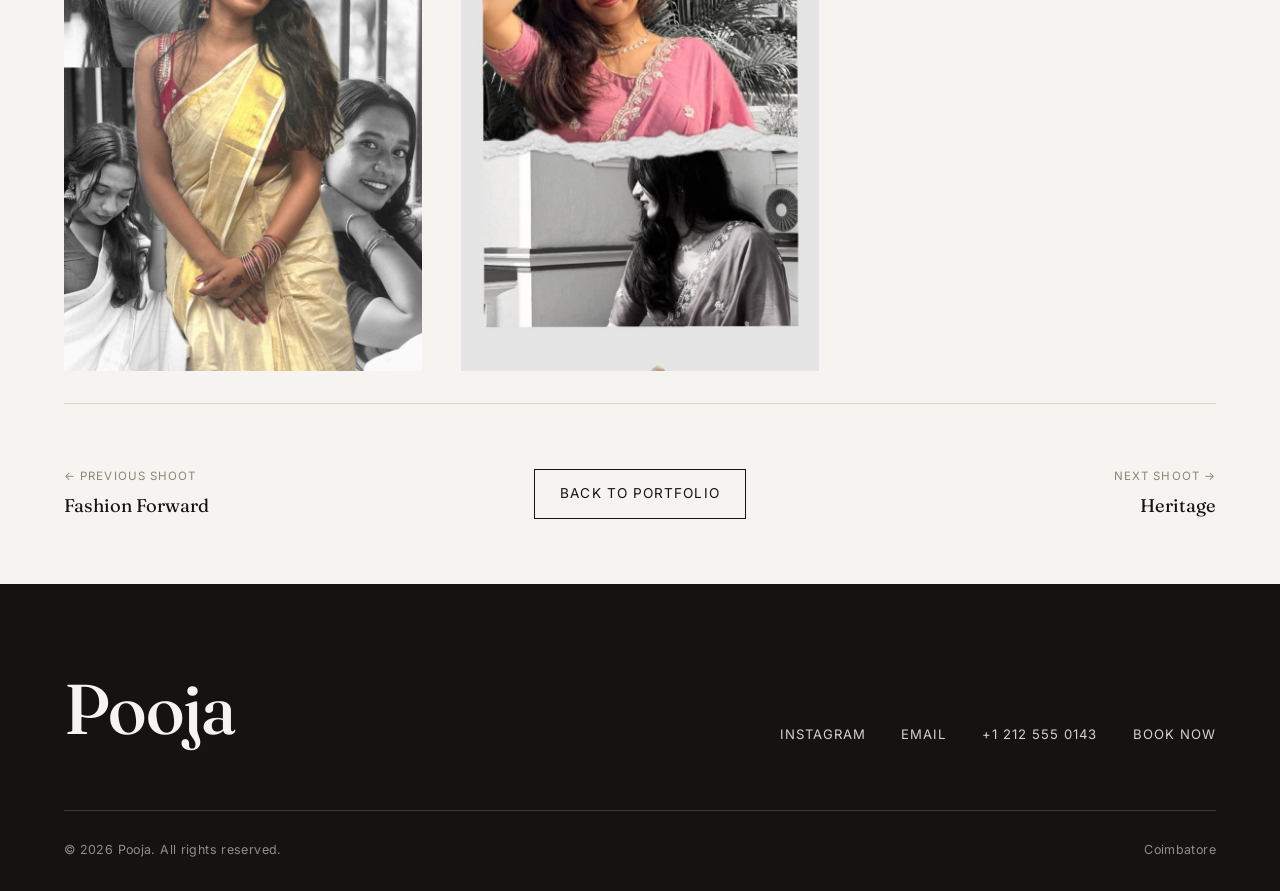
<file: photoshoot-beauty.html>
<!DOCTYPE html>
<html lang="en">
<head>
<meta charset="UTF-8" />
<meta name="viewport" content="width=device-width, initial-scale=1.0" />
<title>Beauty Study — Pooja | Portfolio</title>
<meta name="description" content="Beauty Study: a close, natural-light beauty photography series featuring Pooja." />
<meta property="og:title" content="Beauty Study — Pooja" />
<meta property="og:description" content="Beauty Study: a close, natural-light beauty photography series featuring Pooja." />
<meta property="og:type" content="article" />
<meta property="og:image" content="images/photoshoots/beauty/cover.jpg" />
<link rel="preconnect" href="https://fonts.googleapis.com">
<link rel="preconnect" href="https://fonts.gstatic.com" crossorigin>
<link href="https://fonts.googleapis.com/css2?family=Fraunces:opsz,wght@9..144,400;9..144,500;9..144,600&family=Inter:wght@400;500;600&display=swap" rel="stylesheet">
<link rel="stylesheet" href="css/style.css" />
</head>
<body>

<div class="veil" aria-hidden="true"><span>Pooja</span></div>

<header class="site-header">
  <a href="index.html" class="brand">Pooja</a>
  <nav class="nav-links">
    <a href="index.html" class="nav-link">Home</a>
    <a href="about.html" class="nav-link">About</a>
    <a href="portfolio.html" class="nav-link is-active">Portfolio</a>
    <a href="contact.html" class="nav-link">Contact</a>
  </nav>
  <button class="nav-toggle" aria-label="Open menu" aria-expanded="false">
    <span></span><span></span><span></span>
  </button>
</header>

<div class="mobile-panel">
  <a href="index.html">Home</a>
  <a href="about.html">About</a>
  <a href="portfolio.html">Portfolio</a>
  <a href="contact.html">Contact</a>
</div>

<main>

  <section class="shoot-header container" data-veil-reveal>
    <p class="cat-line">
      <span>Beauty</span>
      <span>2026</span>
      <span>Daylight Studio</span>
    </p>
    <h1>Beauty Study</h1>
  </section>

  <section class="container">
    <div class="credits-row" data-reveal>
      <div class="credit-cell">
        <span class="label">Photographer</span>
        <span class="value">Ines Cabral</span>
      </div>
      <div class="credit-cell">
        <span class="label">Makeup Artist</span>
        <span class="value">Naomi Silvers</span>
      </div>
      <div class="credit-cell">
        <span class="label">Stylist</span>
        <span class="value">N/A — Beauty Focus</span>
      </div>
    </div>

    <div class="concept" data-reveal>
      <span class="concept-label">Concept</span>
      <p class="concept-text">Close, natural-light photography focused on skin, texture and stillness — beauty stripped back to its simplest form.</p>
    </div>
  </section>

  <section class="container" style="padding-bottom: 2rem;">
    <div class="masonry" data-reveal-stagger>
      <figure data-lightbox="beauty" data-full="images/photoshoots/beauty/01.jpg">
        <img data-src="images/photoshoots/beauty/01.jpg" src="images/photoshoots/beauty/01.jpg" alt="Beauty Study, frame 1: beauty photography placeholder image" loading="lazy" />
        <figcaption>01 / 04</figcaption>
      </figure>
      <figure data-lightbox="beauty" data-full="images/photoshoots/beauty/02.jpg">
        <img data-src="images/photoshoots/beauty/02.jpg" src="images/photoshoots/beauty/02.jpg" alt="Beauty Study, frame 2: beauty photography placeholder image" loading="lazy" />
        <figcaption>02 / 04</figcaption>
      </figure>
      <figure data-lightbox="beauty" data-full="images/photoshoots/beauty/03.jpg">
        <img data-src="images/photoshoots/beauty/03.jpg" src="images/photoshoots/beauty/03.jpg" alt="Beauty Study, frame 3: beauty photography placeholder image" loading="lazy" />
        <figcaption>03 / 04</figcaption>
      </figure>
      <figure data-lightbox="beauty" data-full="images/photoshoots/beauty/04.jpg">
        <img data-src="images/photoshoots/beauty/04.jpg" src="images/photoshoots/beauty/04.jpg" alt="Beauty Study, frame 4: beauty photography placeholder image" loading="lazy" />
        <figcaption>04 / 04</figcaption>
      </figure>
    </div>
  </section>

  <section class="container">
    <nav class="shoot-nav" aria-label="Shoot navigation">
      <a class="prev" href="photoshoot-fashion.html">
        <span class="dir-label">← Previous Shoot</span>
        <span class="title">Fashion Forward</span>
      </a>
      <a class="back" href="portfolio.html">Back to Portfolio</a>
      <a class="next" href="photoshoot-traditional.html">
        <span class="dir-label">Next Shoot →</span>
        <span class="title">Heritage</span>
      </a>
    </nav>
  </section>

</main>

<footer class="footer">
  <div class="container">
    <div class="footer-top">
      <h2 class="footer-name">Pooja</h2>
      <ul class="footer-links">
        <li><a href="https://instagram.com" target="_blank" rel="noopener">Instagram</a></li>
        <li><a href="mailto:booking@Poojamercer.com">Email</a></li>
        <li><a href="tel:+12125550143">+1 212 555 0143</a></li>
        <li><a href="contact.html">Book Now</a></li>
      </ul>
    </div>
    <div class="footer-bottom">
      <span>© 2026 Pooja. All rights reserved.</span>
      <span>Coimbatore</span>
    </div>
  </div>
</footer>

<script src="js/script.js"></script>
</body>
</html>
</file>
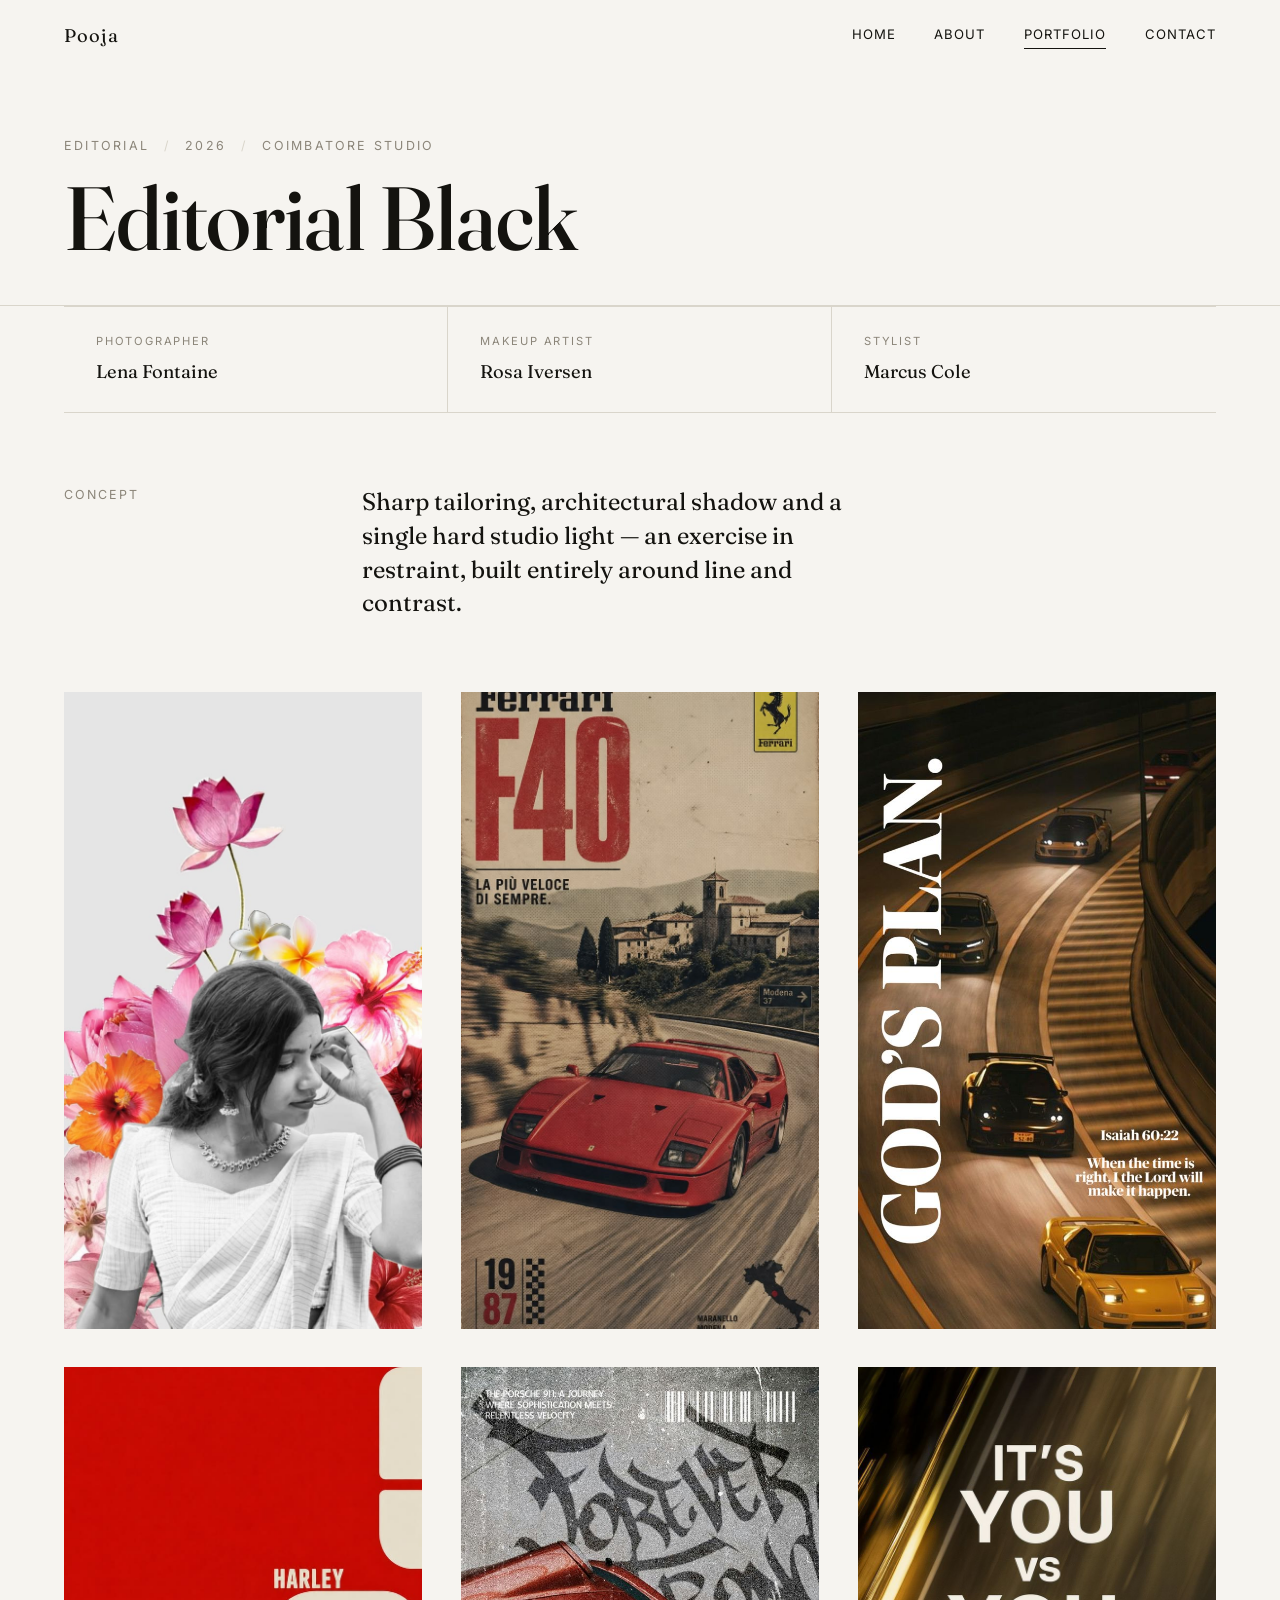
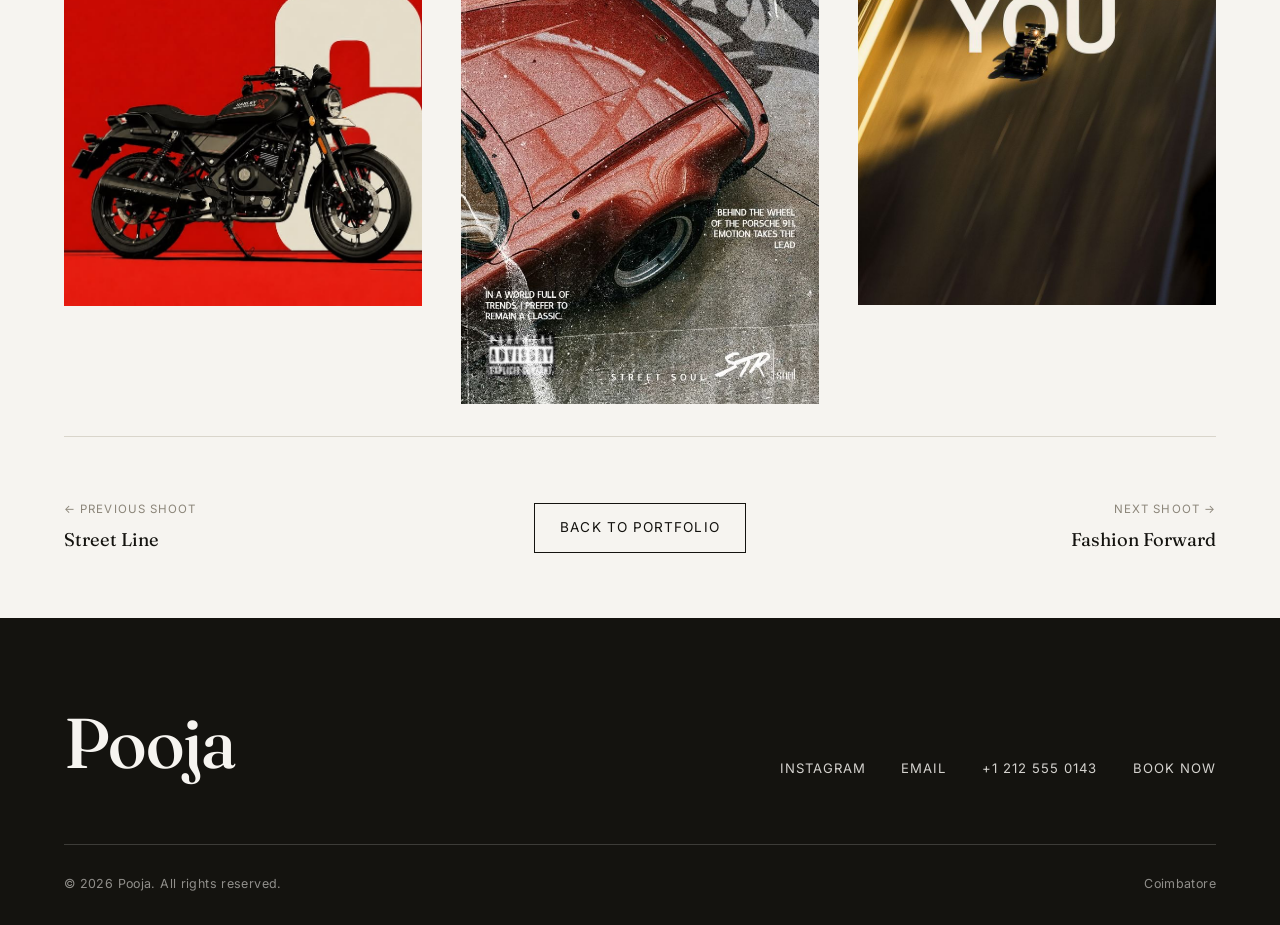
<file: photoshoot-editorial.html>
<!DOCTYPE html>
<html lang="en">
<head>
<meta charset="UTF-8" />
<meta name="viewport" content="width=device-width, initial-scale=1.0" />
<title>Editorial Black — Pooja | Portfolio</title>
<meta name="description" content="Editorial Black: a high-contrast monochrome fashion editorial photoshoot featuring Pooja." />
<meta property="og:title" content="Editorial Black — Pooja" />
<meta property="og:description" content="A high-contrast monochrome fashion editorial photoshoot." />
<meta property="og:type" content="article" />
<meta property="og:image" content="images/photoshoots/editorial/cover.jpg" />
<link rel="preconnect" href="https://fonts.googleapis.com">
<link rel="preconnect" href="https://fonts.gstatic.com" crossorigin>
<link href="https://fonts.googleapis.com/css2?family=Fraunces:opsz,wght@9..144,400;9..144,500;9..144,600&family=Inter:wght@400;500;600&display=swap" rel="stylesheet">
<link rel="stylesheet" href="css/style.css" />
</head>
<body>

<div class="veil" aria-hidden="true"><span>Pooja</span></div>

<header class="site-header">
  <a href="index.html" class="brand">Pooja</a>
  <nav class="nav-links">
    <a href="index.html" class="nav-link">Home</a>
    <a href="about.html" class="nav-link">About</a>
    <a href="portfolio.html" class="nav-link is-active">Portfolio</a>
    <a href="contact.html" class="nav-link">Contact</a>
  </nav>
  <button class="nav-toggle" aria-label="Open menu" aria-expanded="false">
    <span></span><span></span><span></span>
  </button>
</header>

<div class="mobile-panel">
  <a href="index.html">Home</a>
  <a href="about.html">About</a>
  <a href="portfolio.html">Portfolio</a>
  <a href="contact.html">Contact</a>
</div>

<main>

  <section class="shoot-header container" data-veil-reveal>
    <p class="cat-line">
      <span>Editorial</span>
      <span>2026</span>
      <span>Coimbatore Studio</span>
    </p>
    <h1>Editorial Black</h1>
  </section>

  <section class="container">
    <div class="credits-row" data-reveal>
      <div class="credit-cell">
        <span class="label">Photographer</span>
        <span class="value">Lena Fontaine</span>
      </div>
      <div class="credit-cell">
        <span class="label">Makeup Artist</span>
        <span class="value">Rosa Iversen</span>
      </div>
      <div class="credit-cell">
        <span class="label">Stylist</span>
        <span class="value">Marcus Cole</span>
      </div>
    </div>

    <div class="concept" data-reveal>
      <span class="concept-label">Concept</span>
      <p class="concept-text">Sharp tailoring, architectural shadow and a single hard studio light — an exercise in restraint, built entirely around line and contrast.</p>
    </div>
  </section>

  <section class="container" style="padding-bottom: 2rem;">
    <div class="masonry" data-reveal-stagger>
      <figure data-lightbox="editorial" data-full="images/photoshoots/editorial/01.jpg">
        <img data-src="images/photoshoots/editorial/01.jpg" src="images/photoshoots/editorial/01.jpg" alt="Editorial Black, frame 1: monochrome studio portrait with hard shadow" loading="lazy" />
        <figcaption>01 / 06</figcaption>
      </figure>
      <figure data-lightbox="editorial" data-full="images/photoshoots/editorial/02.jpg">
        <img data-src="images/photoshoots/editorial/02.jpg" src="images/photoshoots/editorial/02.jpg" alt="Editorial Black, frame 2: tailored silhouette against dark backdrop" loading="lazy" />
        <figcaption>02 / 06</figcaption>
      </figure>
      <figure data-lightbox="editorial" data-full="images/photoshoots/editorial/03.jpg">
        <img data-src="images/photoshoots/editorial/03.jpg" src="images/photoshoots/editorial/03.jpg" alt="Editorial Black, frame 3: close crop editorial portrait" loading="lazy" />
        <figcaption>03 / 06</figcaption>
      </figure>
      <figure data-lightbox="editorial" data-full="images/photoshoots/editorial/04.jpg">
        <img data-src="images/photoshoots/editorial/04.jpg" src="images/photoshoots/editorial/04.jpg" alt="Editorial Black, frame 4: full-length studio pose" loading="lazy" />
        <figcaption>04 / 06</figcaption>
      </figure>
      <figure data-lightbox="editorial" data-full="images/photoshoots/editorial/05.jpg">
        <img data-src="images/photoshoots/editorial/05.jpg" src="images/photoshoots/editorial/05.jpg" alt="Editorial Black, frame 5: profile portrait with directional light" loading="lazy" />
        <figcaption>05 / 06</figcaption>
      </figure>
      <figure data-lightbox="editorial" data-full="images/photoshoots/editorial/06.jpg">
        <img data-src="images/photoshoots/editorial/06.jpg" src="images/photoshoots/editorial/06.jpg" alt="Editorial Black, frame 6: closing image, high contrast detail shot" loading="lazy" />
        <figcaption>06 / 06</figcaption>
      </figure>
    </div>
  </section>

  <section class="container">
    <nav class="shoot-nav" aria-label="Shoot navigation">
      <a class="prev" href="photoshoot-street.html">
        <span class="dir-label">← Previous Shoot</span>
        <span class="title">Street Line</span>
      </a>
      <a class="back" href="portfolio.html">Back to Portfolio</a>
      <a class="next" href="photoshoot-fashion.html">
        <span class="dir-label">Next Shoot →</span>
        <span class="title">Fashion Forward</span>
      </a>
    </nav>
  </section>

</main>

<footer class="footer">
  <div class="container">
    <div class="footer-top">
      <h2 class="footer-name">Pooja</h2>
      <ul class="footer-links">
        <li><a href="https://instagram.com" target="_blank" rel="noopener">Instagram</a></li>
        <li><a href="mailto:booking@Poojamercer.com">Email</a></li>
        <li><a href="tel:+12125550143">+1 212 555 0143</a></li>
        <li><a href="contact.html">Book Now</a></li>
      </ul>
    </div>
    <div class="footer-bottom">
      <span>© 2026 Pooja. All rights reserved.</span>
      <span>Coimbatore</span>
    </div>
  </div>
</footer>

<script src="js/script.js"></script>
</body>
</html>
</file>
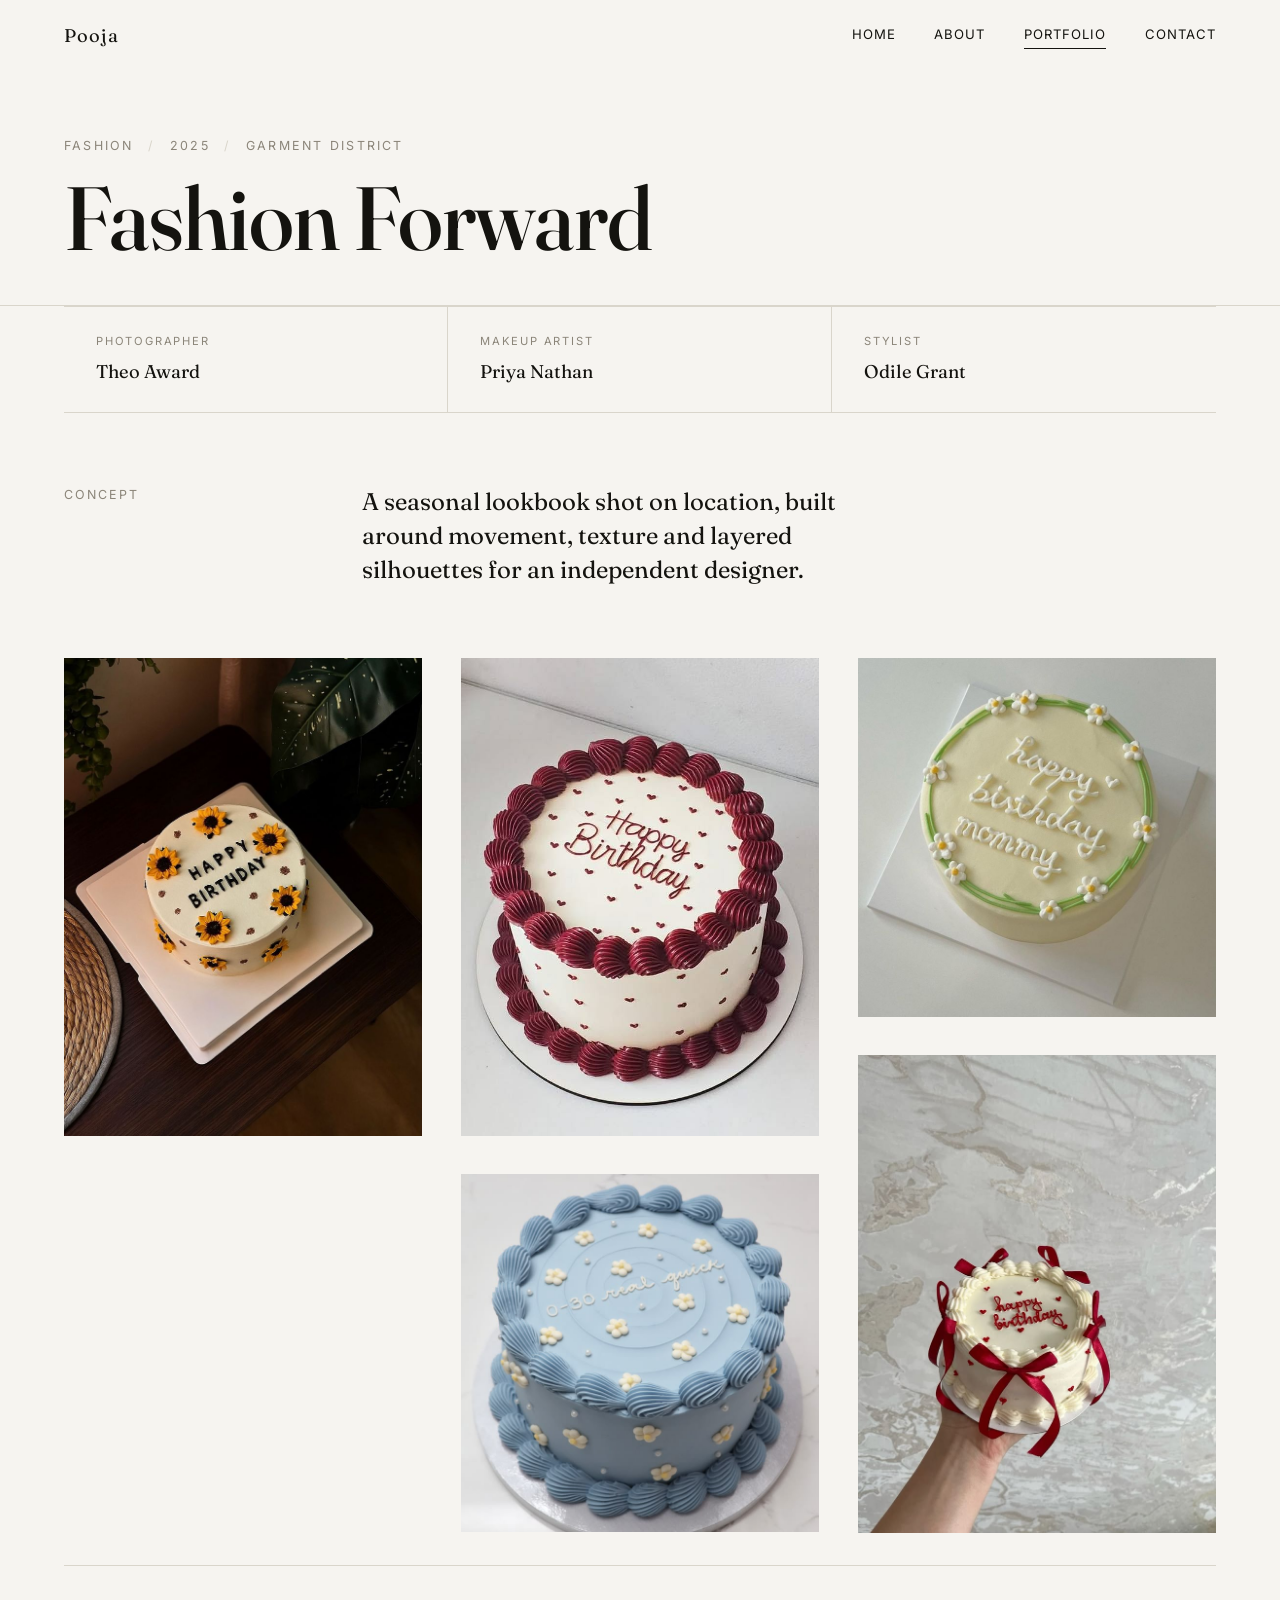
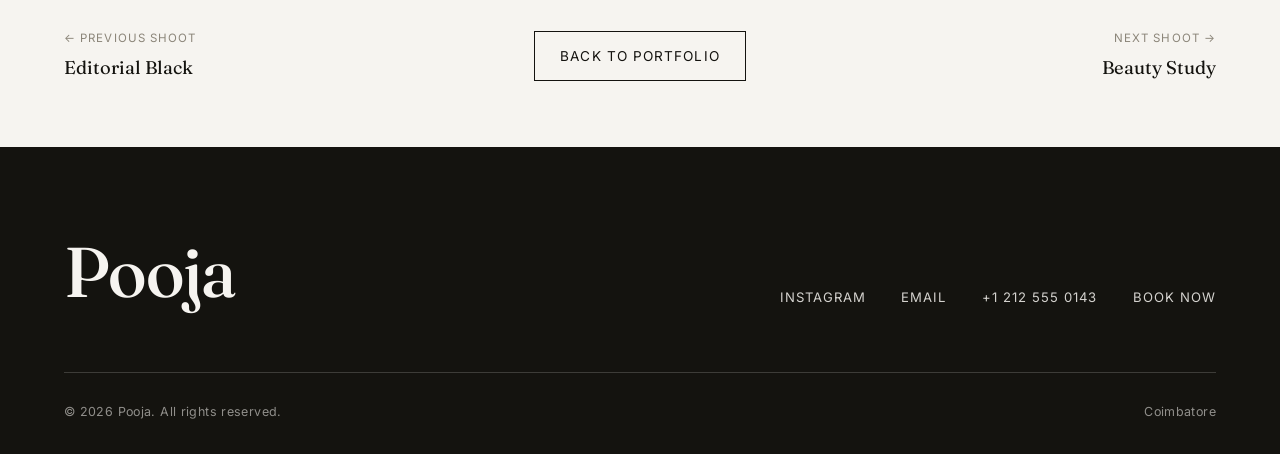
<file: photoshoot-fashion.html>
<!DOCTYPE html>
<html lang="en">
<head>
<meta charset="UTF-8" />
<meta name="viewport" content="width=device-width, initial-scale=1.0" />
<title>Fashion Forward — Pooja | Portfolio</title>
<meta name="description" content="Fashion Forward: a seasonal designer lookbook fashion editorial photoshoot featuring Pooja." />
<meta property="og:title" content="Fashion Forward — Pooja" />
<meta property="og:description" content="Fashion Forward: a seasonal designer lookbook fashion editorial photoshoot featuring Pooja." />
<meta property="og:type" content="article" />
<meta property="og:image" content="images/photoshoots/fashion/cover.jpg" />
<link rel="preconnect" href="https://fonts.googleapis.com">
<link rel="preconnect" href="https://fonts.gstatic.com" crossorigin>
<link href="https://fonts.googleapis.com/css2?family=Fraunces:opsz,wght@9..144,400;9..144,500;9..144,600&family=Inter:wght@400;500;600&display=swap" rel="stylesheet">
<link rel="stylesheet" href="css/style.css" />
</head>
<body>

<div class="veil" aria-hidden="true"><span>Pooja</span></div>

<header class="site-header">
  <a href="index.html" class="brand">Pooja</a>
  <nav class="nav-links">
    <a href="index.html" class="nav-link">Home</a>
    <a href="about.html" class="nav-link">About</a>
    <a href="portfolio.html" class="nav-link is-active">Portfolio</a>
    <a href="contact.html" class="nav-link">Contact</a>
  </nav>
  <button class="nav-toggle" aria-label="Open menu" aria-expanded="false">
    <span></span><span></span><span></span>
  </button>
</header>

<div class="mobile-panel">
  <a href="index.html">Home</a>
  <a href="about.html">About</a>
  <a href="portfolio.html">Portfolio</a>
  <a href="contact.html">Contact</a>
</div>

<main>

  <section class="shoot-header container" data-veil-reveal>
    <p class="cat-line">
      <span>Fashion</span>
      <span>2025</span>
      <span>Garment District</span>
    </p>
    <h1>Fashion Forward</h1>
  </section>

  <section class="container">
    <div class="credits-row" data-reveal>
      <div class="credit-cell">
        <span class="label">Photographer</span>
        <span class="value">Theo Award</span>
      </div>
      <div class="credit-cell">
        <span class="label">Makeup Artist</span>
        <span class="value">Priya Nathan</span>
      </div>
      <div class="credit-cell">
        <span class="label">Stylist</span>
        <span class="value">Odile Grant</span>
      </div>
    </div>

    <div class="concept" data-reveal>
      <span class="concept-label">Concept</span>
      <p class="concept-text">A seasonal lookbook shot on location, built around movement, texture and layered silhouettes for an independent designer.</p>
    </div>
  </section>

  <section class="container" style="padding-bottom: 2rem;">
    <div class="masonry" data-reveal-stagger>
      <figure data-lightbox="fashion" data-full="images/photoshoots/fashion/01.jpg">
        <img data-src="images/photoshoots/fashion/01.jpg" src="images/photoshoots/fashion/01.jpg" alt="Fashion Forward, frame 1: fashion photography placeholder image" loading="lazy" />
        <figcaption>01 / 05</figcaption>
      </figure>
      <figure data-lightbox="fashion" data-full="images/photoshoots/fashion/02.jpg">
        <img data-src="images/photoshoots/fashion/02.jpg" src="images/photoshoots/fashion/02.jpg" alt="Fashion Forward, frame 2: fashion photography placeholder image" loading="lazy" />
        <figcaption>02 / 05</figcaption>
      </figure>
      <figure data-lightbox="fashion" data-full="images/photoshoots/fashion/03.jpg">
        <img data-src="images/photoshoots/fashion/03.jpg" src="images/photoshoots/fashion/03.jpg" alt="Fashion Forward, frame 3: fashion photography placeholder image" loading="lazy" />
        <figcaption>03 / 05</figcaption>
      </figure>
      <figure data-lightbox="fashion" data-full="images/photoshoots/fashion/04.jpg">
        <img data-src="images/photoshoots/fashion/04.jpg" src="images/photoshoots/fashion/04.jpg" alt="Fashion Forward, frame 4: fashion photography placeholder image" loading="lazy" />
        <figcaption>04 / 05</figcaption>
      </figure>
      <figure data-lightbox="fashion" data-full="images/photoshoots/fashion/05.jpg">
        <img data-src="images/photoshoots/fashion/05.jpg" src="images/photoshoots/fashion/05.jpg" alt="Fashion Forward, frame 5: fashion photography placeholder image" loading="lazy" />
        <figcaption>05 / 05</figcaption>
      </figure>
    </div>
  </section>

  <section class="container">
    <nav class="shoot-nav" aria-label="Shoot navigation">
      <a class="prev" href="photoshoot-editorial.html">
        <span class="dir-label">← Previous Shoot</span>
        <span class="title">Editorial Black</span>
      </a>
      <a class="back" href="portfolio.html">Back to Portfolio</a>
      <a class="next" href="photoshoot-beauty.html">
        <span class="dir-label">Next Shoot →</span>
        <span class="title">Beauty Study</span>
      </a>
    </nav>
  </section>

</main>

<footer class="footer">
  <div class="container">
    <div class="footer-top">
      <h2 class="footer-name">Pooja</h2>
      <ul class="footer-links">
        <li><a href="https://instagram.com" target="_blank" rel="noopener">Instagram</a></li>
        <li><a href="mailto:booking@Poojamercer.com">Email</a></li>
        <li><a href="tel:+12125550143">+1 212 555 0143</a></li>
        <li><a href="contact.html">Book Now</a></li>
      </ul>
    </div>
    <div class="footer-bottom">
      <span>© 2026 Pooja. All rights reserved.</span>
      <span>Coimbatore</span>
    </div>
  </div>
</footer>

<script src="js/script.js"></script>
</body>
</html>
</file>
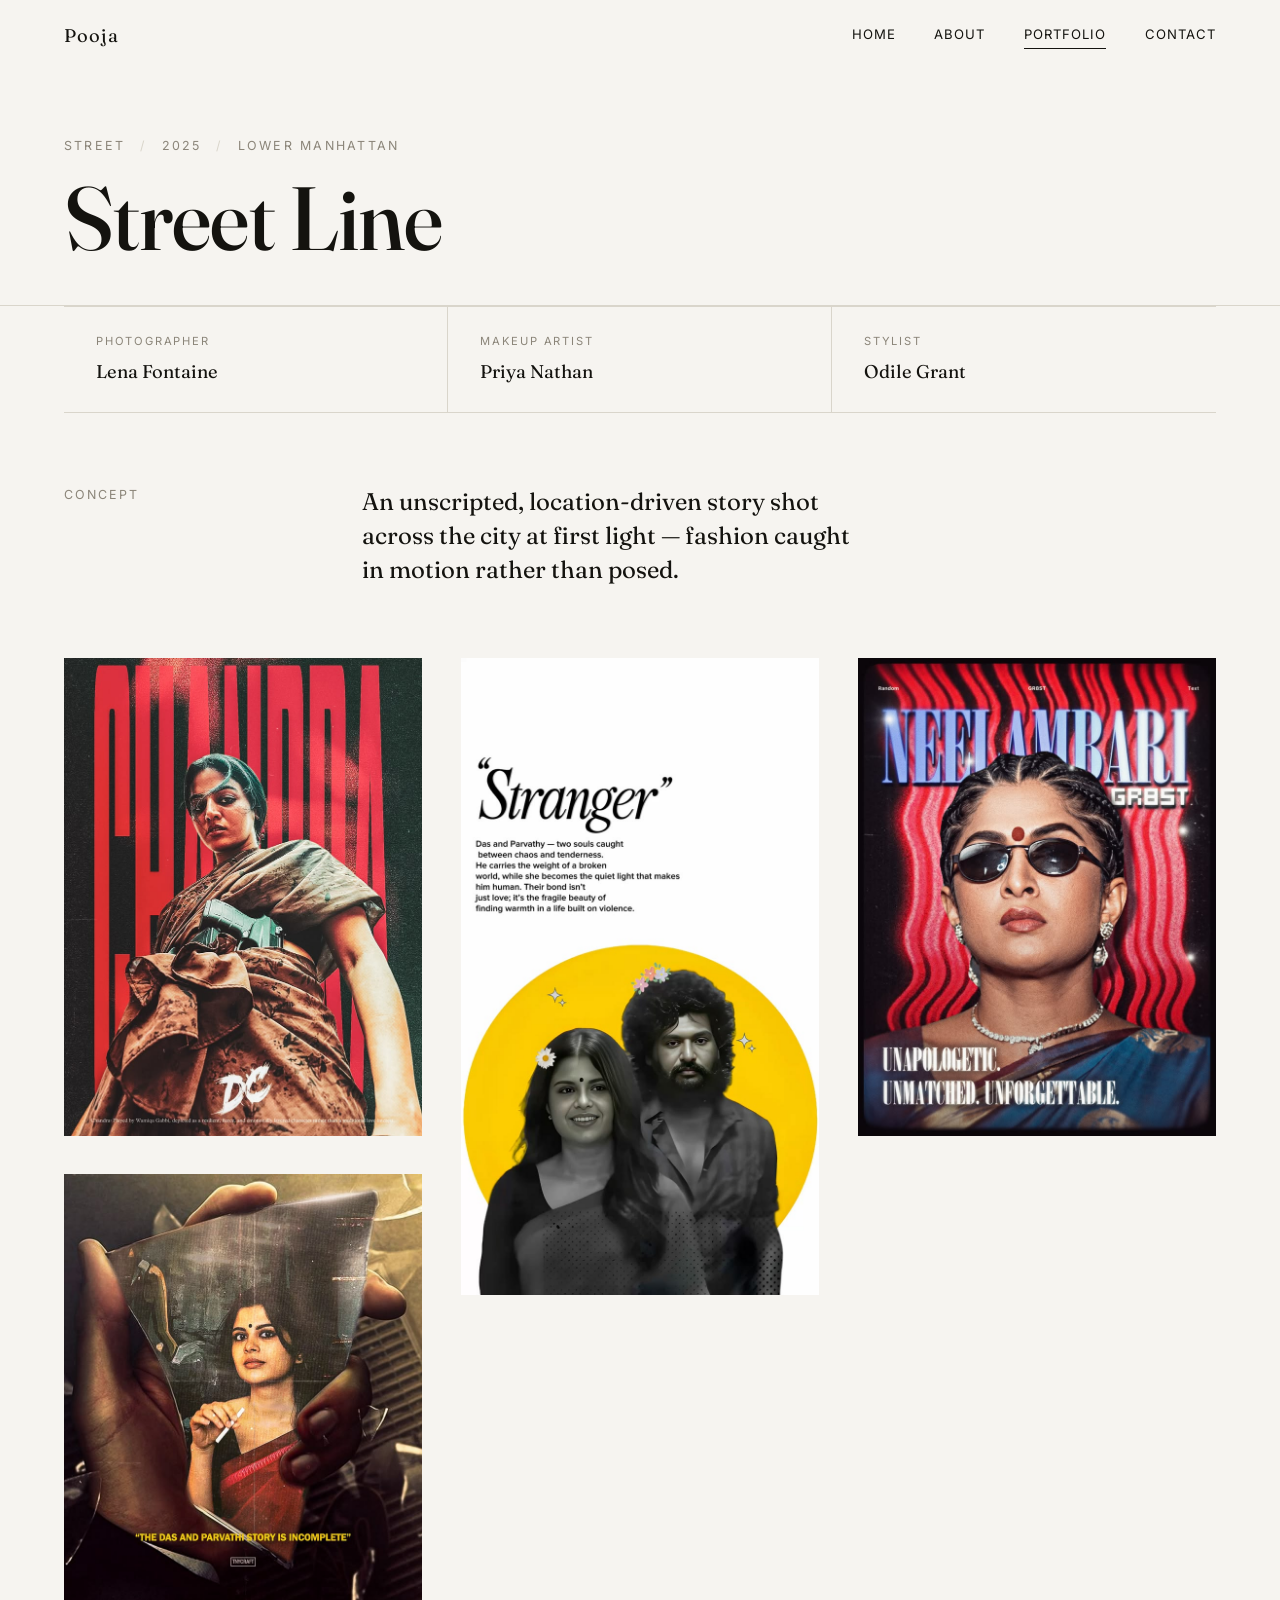
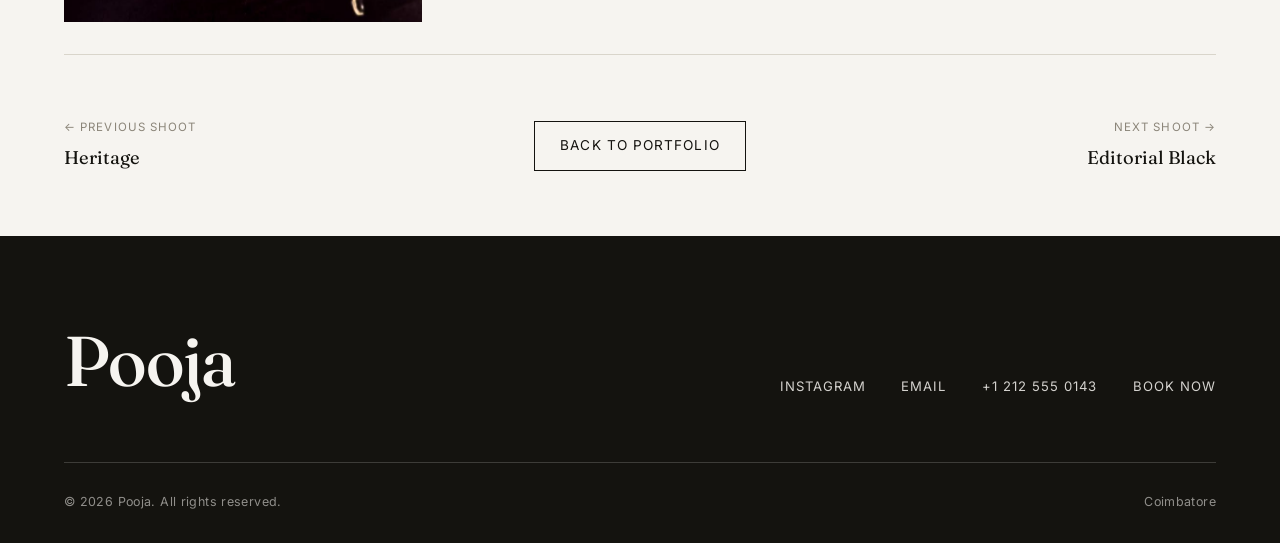
<file: photoshoot-street.html>
<!DOCTYPE html>
<html lang="en">
<head>
<meta charset="UTF-8" />
<meta name="viewport" content="width=device-width, initial-scale=1.0" />
<title>Street Line — Pooja | Portfolio</title>
<meta name="description" content="Street Line: an unscripted, location-driven urban fashion photography story featuring Pooja." />
<meta property="og:title" content="Street Line — Pooja" />
<meta property="og:description" content="Street Line: an unscripted, location-driven urban fashion photography story featuring Pooja." />
<meta property="og:type" content="article" />
<meta property="og:image" content="images/photoshoots/street/cover.jpg" />
<link rel="preconnect" href="https://fonts.googleapis.com">
<link rel="preconnect" href="https://fonts.gstatic.com" crossorigin>
<link href="https://fonts.googleapis.com/css2?family=Fraunces:opsz,wght@9..144,400;9..144,500;9..144,600&family=Inter:wght@400;500;600&display=swap" rel="stylesheet">
<link rel="stylesheet" href="css/style.css" />
</head>
<body>

<div class="veil" aria-hidden="true"><span>Pooja</span></div>

<header class="site-header">
  <a href="index.html" class="brand">Pooja</a>
  <nav class="nav-links">
    <a href="index.html" class="nav-link">Home</a>
    <a href="about.html" class="nav-link">About</a>
    <a href="portfolio.html" class="nav-link is-active">Portfolio</a>
    <a href="contact.html" class="nav-link">Contact</a>
  </nav>
  <button class="nav-toggle" aria-label="Open menu" aria-expanded="false">
    <span></span><span></span><span></span>
  </button>
</header>

<div class="mobile-panel">
  <a href="index.html">Home</a>
  <a href="about.html">About</a>
  <a href="portfolio.html">Portfolio</a>
  <a href="contact.html">Contact</a>
</div>

<main>

  <section class="shoot-header container" data-veil-reveal>
    <p class="cat-line">
      <span>Street</span>
      <span>2025</span>
      <span>Lower Manhattan</span>
    </p>
    <h1>Street Line</h1>
  </section>

  <section class="container">
    <div class="credits-row" data-reveal>
      <div class="credit-cell">
        <span class="label">Photographer</span>
        <span class="value">Lena Fontaine</span>
      </div>
      <div class="credit-cell">
        <span class="label">Makeup Artist</span>
        <span class="value">Priya Nathan</span>
      </div>
      <div class="credit-cell">
        <span class="label">Stylist</span>
        <span class="value">Odile Grant</span>
      </div>
    </div>

    <div class="concept" data-reveal>
      <span class="concept-label">Concept</span>
      <p class="concept-text">An unscripted, location-driven story shot across the city at first light — fashion caught in motion rather than posed.</p>
    </div>
  </section>

  <section class="container" style="padding-bottom: 2rem;">
    <div class="masonry" data-reveal-stagger>
      <figure data-lightbox="street" data-full="images/photoshoots/street/01.jpg">
        <img data-src="images/photoshoots/street/01.jpg" src="images/photoshoots/street/01.jpg" alt="Street Line, frame 1: street photography placeholder image" loading="lazy" />
        <figcaption>01 / 04</figcaption>
      </figure>
      <figure data-lightbox="street" data-full="images/photoshoots/street/02.jpg">
        <img data-src="images/photoshoots/street/02.jpg" src="images/photoshoots/street/02.jpg" alt="Street Line, frame 2: street photography placeholder image" loading="lazy" />
        <figcaption>02 / 04</figcaption>
      </figure>
      <figure data-lightbox="street" data-full="images/photoshoots/street/03.jpg">
        <img data-src="images/photoshoots/street/03.jpg" src="images/photoshoots/street/03.jpg" alt="Street Line, frame 3: street photography placeholder image" loading="lazy" />
        <figcaption>03 / 04</figcaption>
      </figure>
      <figure data-lightbox="street" data-full="images/photoshoots/street/04.jpg">
        <img data-src="images/photoshoots/street/04.jpg" src="images/photoshoots/street/04.jpg" alt="Street Line, frame 4: street photography placeholder image" loading="lazy" />
        <figcaption>04 / 04</figcaption>
      </figure>
    </div>
  </section>

  <section class="container">
    <nav class="shoot-nav" aria-label="Shoot navigation">
      <a class="prev" href="photoshoot-traditional.html">
        <span class="dir-label">← Previous Shoot</span>
        <span class="title">Heritage</span>
      </a>
      <a class="back" href="portfolio.html">Back to Portfolio</a>
      <a class="next" href="photoshoot-editorial.html">
        <span class="dir-label">Next Shoot →</span>
        <span class="title">Editorial Black</span>
      </a>
    </nav>
  </section>

</main>

<footer class="footer">
  <div class="container">
    <div class="footer-top">
      <h2 class="footer-name">Pooja</h2>
      <ul class="footer-links">
        <li><a href="https://instagram.com" target="_blank" rel="noopener">Instagram</a></li>
        <li><a href="mailto:booking@Poojamercer.com">Email</a></li>
        <li><a href="tel:+12125550143">+1 212 555 0143</a></li>
        <li><a href="contact.html">Book Now</a></li>
      </ul>
    </div>
    <div class="footer-bottom">
      <span>© 2026 Pooja. All rights reserved.</span>
      <span>Coimbatore</span>
    </div>
  </div>
</footer>

<script src="js/script.js"></script>
</body>
</html>
</file>
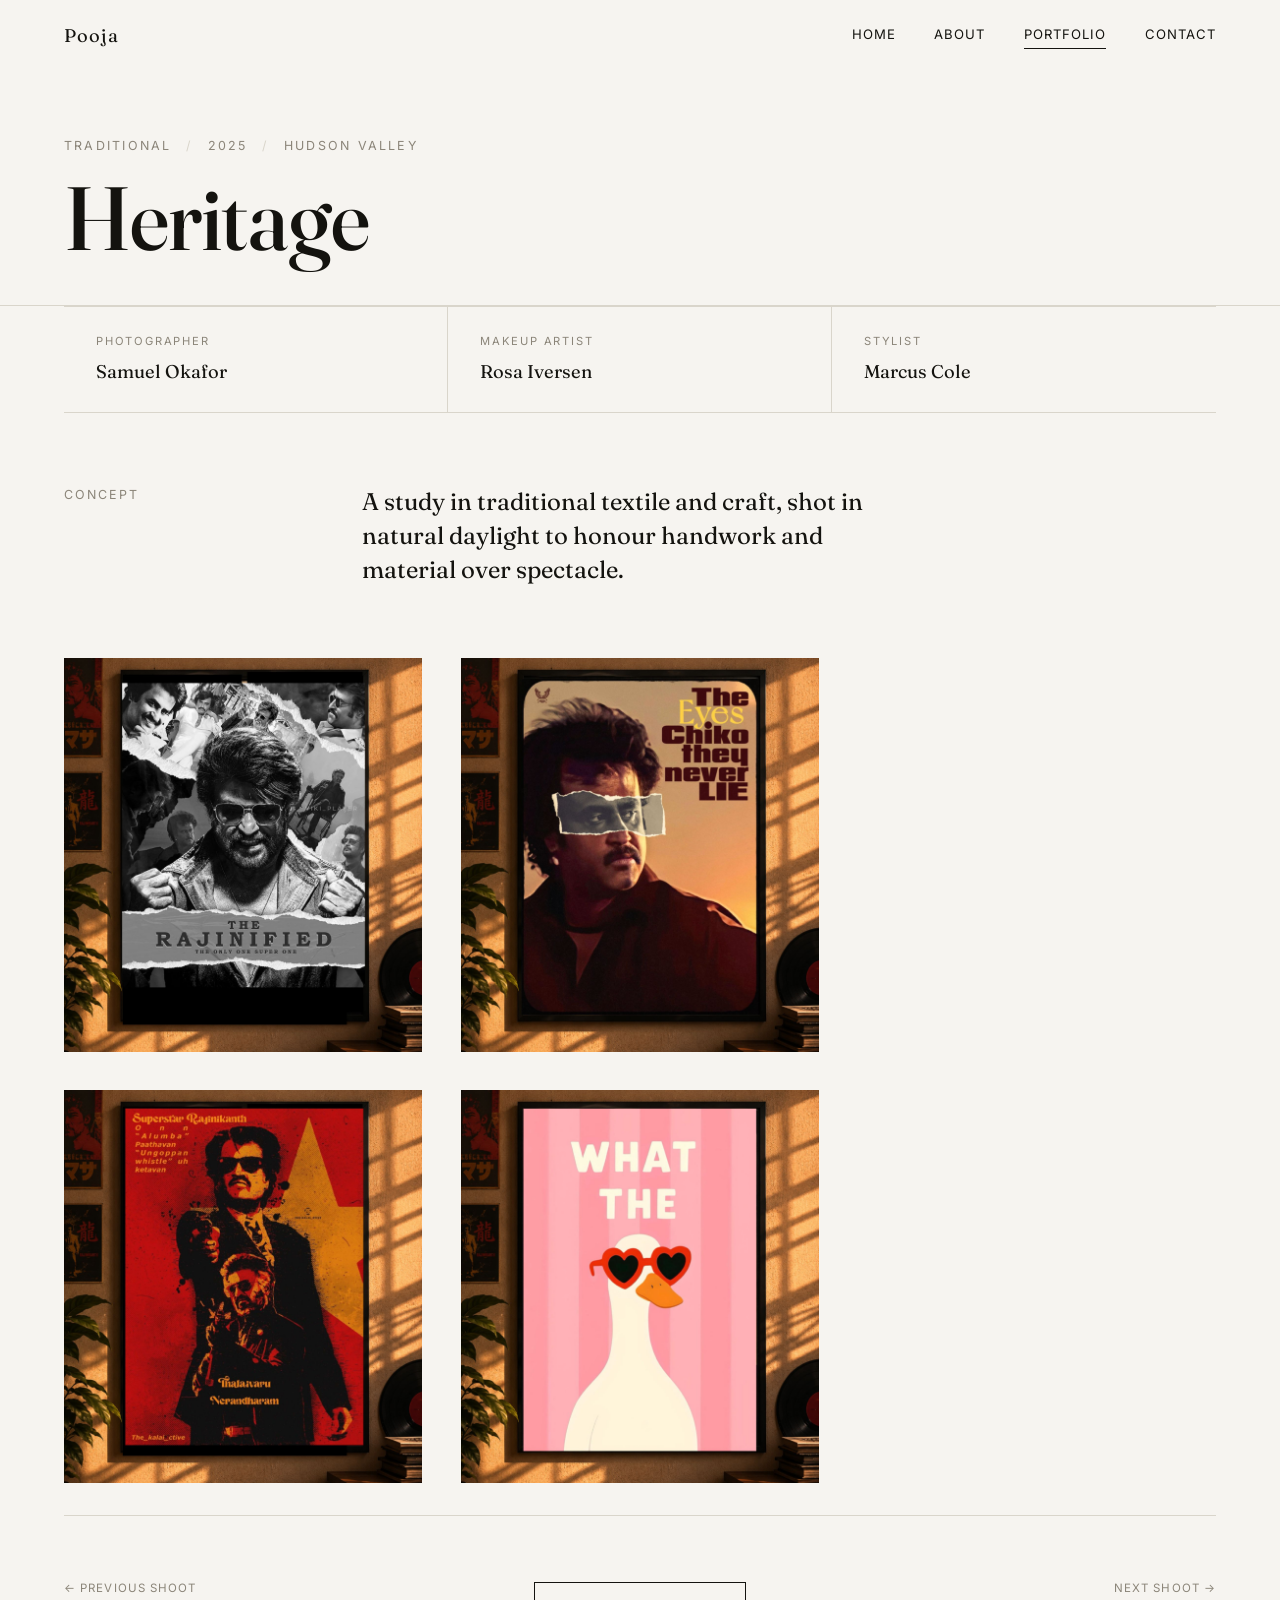
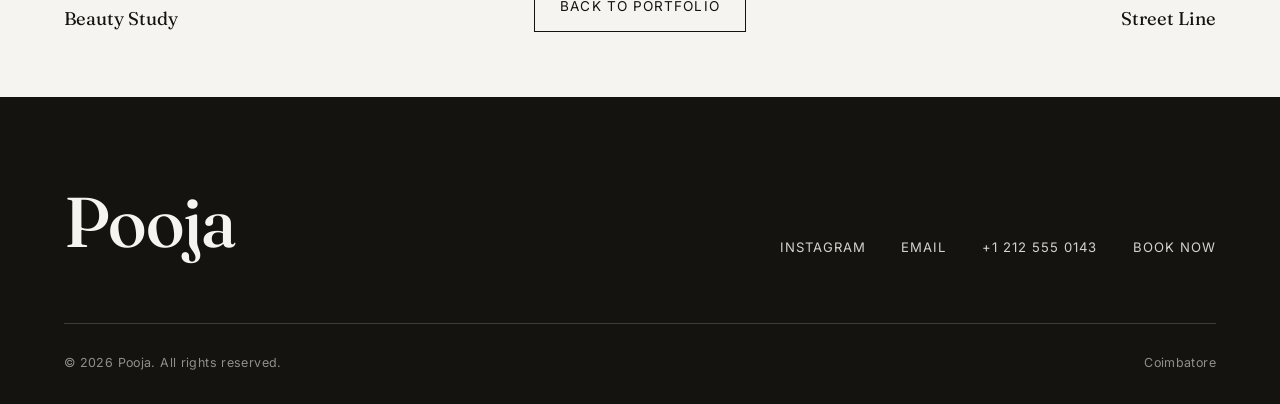
<file: photoshoot-traditional.html>
<!DOCTYPE html>
<html lang="en">
<head>
<meta charset="UTF-8" />
<meta name="viewport" content="width=device-width, initial-scale=1.0" />
<title>Heritage — Pooja | Portfolio</title>
<meta name="description" content="Heritage: a traditional textile and craft photography feature starring Pooja." />
<meta property="og:title" content="Heritage — Pooja" />
<meta property="og:description" content="Heritage: a traditional textile and craft photography feature starring Pooja." />
<meta property="og:type" content="article" />
<meta property="og:image" content="images/photoshoots/traditional/cover.jpg" />
<link rel="preconnect" href="https://fonts.googleapis.com">
<link rel="preconnect" href="https://fonts.gstatic.com" crossorigin>
<link href="https://fonts.googleapis.com/css2?family=Fraunces:opsz,wght@9..144,400;9..144,500;9..144,600&family=Inter:wght@400;500;600&display=swap" rel="stylesheet">
<link rel="stylesheet" href="css/style.css" />
</head>
<body>

<div class="veil" aria-hidden="true"><span>Pooja</span></div>

<header class="site-header">
  <a href="index.html" class="brand">Pooja</a>
  <nav class="nav-links">
    <a href="index.html" class="nav-link">Home</a>
    <a href="about.html" class="nav-link">About</a>
    <a href="portfolio.html" class="nav-link is-active">Portfolio</a>
    <a href="contact.html" class="nav-link">Contact</a>
  </nav>
  <button class="nav-toggle" aria-label="Open menu" aria-expanded="false">
    <span></span><span></span><span></span>
  </button>
</header>

<div class="mobile-panel">
  <a href="index.html">Home</a>
  <a href="about.html">About</a>
  <a href="portfolio.html">Portfolio</a>
  <a href="contact.html">Contact</a>
</div>

<main>

  <section class="shoot-header container" data-veil-reveal>
    <p class="cat-line">
      <span>Traditional</span>
      <span>2025</span>
      <span>Hudson Valley</span>
    </p>
    <h1>Heritage</h1>
  </section>

  <section class="container">
    <div class="credits-row" data-reveal>
      <div class="credit-cell">
        <span class="label">Photographer</span>
        <span class="value">Samuel Okafor</span>
      </div>
      <div class="credit-cell">
        <span class="label">Makeup Artist</span>
        <span class="value">Rosa Iversen</span>
      </div>
      <div class="credit-cell">
        <span class="label">Stylist</span>
        <span class="value">Marcus Cole</span>
      </div>
    </div>

    <div class="concept" data-reveal>
      <span class="concept-label">Concept</span>
      <p class="concept-text">A study in traditional textile and craft, shot in natural daylight to honour handwork and material over spectacle.</p>
    </div>
  </section>

  <section class="container" style="padding-bottom: 2rem;">
    <div class="masonry" data-reveal-stagger>
      <figure data-lightbox="traditional" data-full="images/photoshoots/traditional/01.jpg">
        <img data-src="images/photoshoots/traditional/01.jpg" src="images/photoshoots/traditional/01.jpg" alt="Heritage, frame 1: traditional photography placeholder image" loading="lazy" />
        <figcaption>01 / 04</figcaption>
      </figure>
      <figure data-lightbox="traditional" data-full="images/photoshoots/traditional/02.jpg">
        <img data-src="images/photoshoots/traditional/02.jpg" src="images/photoshoots/traditional/02.jpg" alt="Heritage, frame 2: traditional photography placeholder image" loading="lazy" />
        <figcaption>02 / 04</figcaption>
      </figure>
      <figure data-lightbox="traditional" data-full="images/photoshoots/traditional/03.jpg">
        <img data-src="images/photoshoots/traditional/03.jpg" src="images/photoshoots/traditional/03.jpg" alt="Heritage, frame 3: traditional photography placeholder image" loading="lazy" />
        <figcaption>03 / 04</figcaption>
      </figure>
      <figure data-lightbox="traditional" data-full="images/photoshoots/traditional/04.jpg">
        <img data-src="images/photoshoots/traditional/04.jpg" src="images/photoshoots/traditional/04.jpg" alt="Heritage, frame 4: traditional photography placeholder image" loading="lazy" />
        <figcaption>04 / 04</figcaption>
      </figure>
    </div>
  </section>

  <section class="container">
    <nav class="shoot-nav" aria-label="Shoot navigation">
      <a class="prev" href="photoshoot-beauty.html">
        <span class="dir-label">← Previous Shoot</span>
        <span class="title">Beauty Study</span>
      </a>
      <a class="back" href="portfolio.html">Back to Portfolio</a>
      <a class="next" href="photoshoot-street.html">
        <span class="dir-label">Next Shoot →</span>
        <span class="title">Street Line</span>
      </a>
    </nav>
  </section>

</main>

<footer class="footer">
  <div class="container">
    <div class="footer-top">
      <h2 class="footer-name">Pooja</h2>
      <ul class="footer-links">
        <li><a href="https://instagram.com" target="_blank" rel="noopener">Instagram</a></li>
        <li><a href="mailto:booking@Poojamercer.com">Email</a></li>
        <li><a href="tel:+12125550143">+1 212 555 0143</a></li>
        <li><a href="contact.html">Book Now</a></li>
      </ul>
    </div>
    <div class="footer-bottom">
      <span>© 2026 Pooja. All rights reserved.</span>
      <span>Coimbatore</span>
    </div>
  </div>
</footer>

<script src="js/script.js"></script>
</body>
</html>
</file>
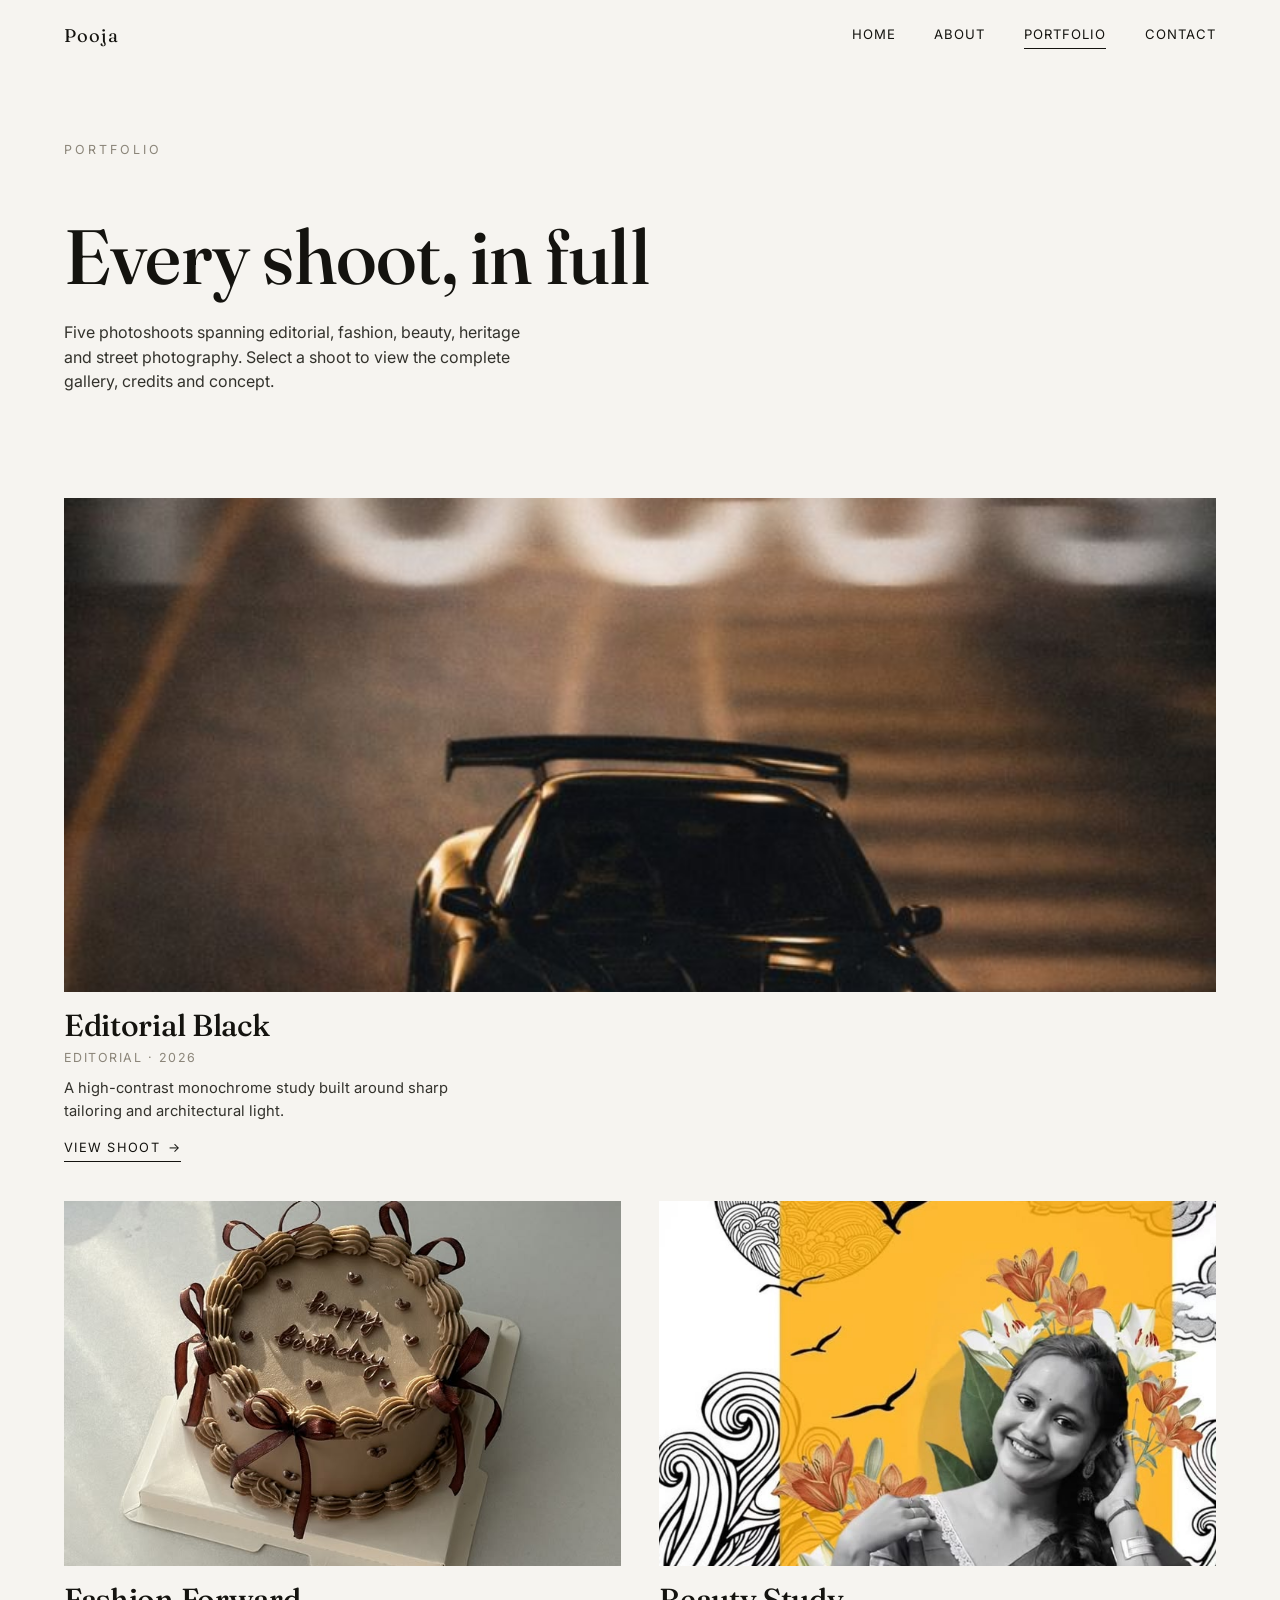
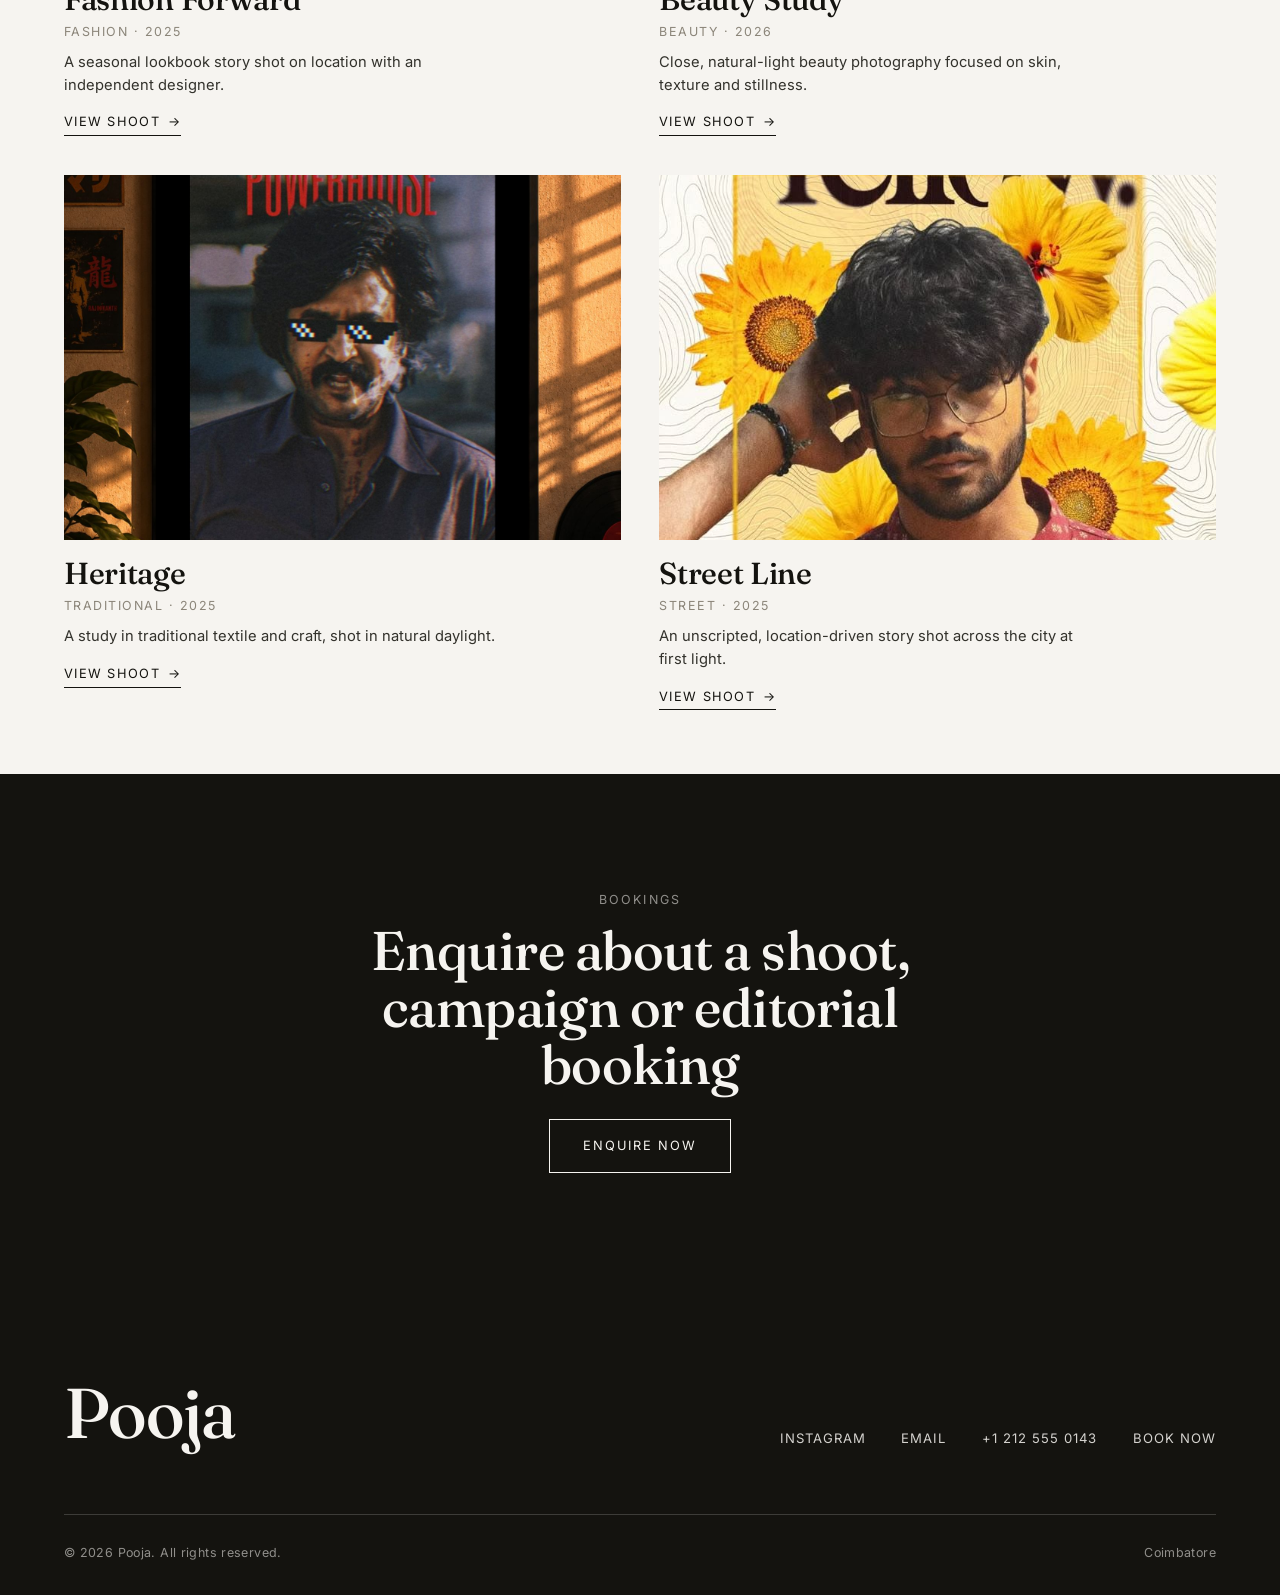
<file: portfolio.html>
<!DOCTYPE html>
<html lang="en">
<head>
<meta charset="UTF-8" />
<meta name="viewport" content="width=device-width, initial-scale=1.0" />
<title>Portfolio — Pooja | Model Portfolio</title>
<meta name="description" content="Browse Pooja's full photography portfolio: editorial, fashion, beauty, heritage and street photoshoots." />
<meta property="og:title" content="Portfolio — Pooja" />
<meta property="og:description" content="Browse the full photography portfolio: editorial, fashion, beauty, heritage and street." />
<meta property="og:type" content="website" />
<meta property="og:image" content="images/photoshoots/editorial/cover.jpg" />
<link rel="preconnect" href="https://fonts.googleapis.com">
<link rel="preconnect" href="https://fonts.gstatic.com" crossorigin>
<link href="https://fonts.googleapis.com/css2?family=Fraunces:opsz,wght@9..144,400;9..144,500;9..144,600&family=Inter:wght@400;500;600&display=swap" rel="stylesheet">
<link rel="stylesheet" href="css/style.css" />
</head>
<body>

<div class="veil" aria-hidden="true"><span>Pooja</span></div>

<header class="site-header">
  <a href="index.html" class="brand">Pooja</a>
  <nav class="nav-links">
    <a href="index.html" class="nav-link">Home</a>
    <a href="about.html" class="nav-link">About</a>
    <a href="portfolio.html" class="nav-link is-active">Portfolio</a>
    <a href="contact.html" class="nav-link">Contact</a>
  </nav>
  <button class="nav-toggle" aria-label="Open menu" aria-expanded="false">
    <span></span><span></span><span></span>
  </button>
</header>

<div class="mobile-panel">
  <a href="index.html">Home</a>
  <a href="about.html">About</a>
  <a href="portfolio.html">Portfolio</a>
  <a href="contact.html">Contact</a>
</div>

<main>

  <section class="portfolio-intro container" data-veil-reveal>
    <span class="eyebrow">Portfolio</span>
    <h1 class="mt-lg">Every shoot, in full</h1>
    <p>Five photoshoots spanning editorial, fashion, beauty, heritage and street photography. Select a shoot to view the complete gallery, credits and concept.</p>
  </section>

  <section class="section-tight">
    <div class="container">
      <div class="shoot-grid" data-reveal-stagger>

        <a class="shoot-card is-wide" href="photoshoot-editorial.html">
          <div class="shoot-figure">
            <img src="images/photoshoots/editorial/cover.jpg" alt="Editorial Black cover photograph — high contrast monochrome fashion" loading="lazy" />
          </div>
          <div class="shoot-body">
            <div>
              <h3>Editorial Black</h3>
              <p class="shoot-cat">Editorial · 2026</p>
              <p class="shoot-desc">A high-contrast monochrome study built around sharp tailoring and architectural light.</p>
              <span class="view-shoot">View Shoot <span aria-hidden="true">→</span></span>
            </div>
          </div>
        </a>

        <a class="shoot-card" href="photoshoot-fashion.html">
          <div class="shoot-figure">
            <img src="images/photoshoots/fashion/cover.jpg" alt="Fashion Forward cover photograph — designer lookbook fashion editorial" loading="lazy" />
          </div>
          <div class="shoot-body">
            <div>
              <h3>Fashion Forward</h3>
              <p class="shoot-cat">Fashion · 2025</p>
              <p class="shoot-desc">A seasonal lookbook story shot on location with an independent designer.</p>
              <span class="view-shoot">View Shoot <span aria-hidden="true">→</span></span>
            </div>
          </div>
        </a>

        <a class="shoot-card" href="photoshoot-beauty.html">
          <div class="shoot-figure">
            <img src="images/photoshoots/beauty/cover.jpg" alt="Beauty Study cover photograph — close-up natural light beauty photography" loading="lazy" />
          </div>
          <div class="shoot-body">
            <div>
              <h3>Beauty Study</h3>
              <p class="shoot-cat">Beauty · 2026</p>
              <p class="shoot-desc">Close, natural-light beauty photography focused on skin, texture and stillness.</p>
              <span class="view-shoot">View Shoot <span aria-hidden="true">→</span></span>
            </div>
          </div>
        </a>

        <a class="shoot-card" href="photoshoot-traditional.html">
          <div class="shoot-figure">
            <img src="images/photoshoots/traditional/cover.jpg" alt="Heritage cover photograph — traditional textile and craft photography" loading="lazy" />
          </div>
          <div class="shoot-body">
            <div>
              <h3>Heritage</h3>
              <p class="shoot-cat">Traditional · 2025</p>
              <p class="shoot-desc">A study in traditional textile and craft, shot in natural daylight.</p>
              <span class="view-shoot">View Shoot <span aria-hidden="true">→</span></span>
            </div>
          </div>
        </a>

        <a class="shoot-card" href="photoshoot-street.html">
          <div class="shoot-figure">
            <img src="images/photoshoots/street/cover.jpg" alt="Street Line cover photograph — urban fashion photography" loading="lazy" />
          </div>
          <div class="shoot-body">
            <div>
              <h3>Street Line</h3>
              <p class="shoot-cat">Street · 2025</p>
              <p class="shoot-desc">An unscripted, location-driven story shot across the city at first light.</p>
              <span class="view-shoot">View Shoot <span aria-hidden="true">→</span></span>
            </div>
          </div>
        </a>

      </div>
    </div>
  </section>

  <section class="section bg-ink">
    <div class="container" data-reveal style="text-align:center;">
      <span class="section-index" style="color:rgba(246,244,240,.55)">Bookings</span>
      <h2 class="section-title" style="margin:0 auto 1.6rem; max-width:20ch;">Enquire about a shoot, campaign or editorial booking</h2>
      <a href="contact.html" class="button on-dark">Enquire Now</a>
    </div>
  </section>

</main>

<footer class="footer">
  <div class="container">
    <div class="footer-top">
      <h2 class="footer-name">Pooja</h2>
      <ul class="footer-links">
        <li><a href="https://instagram.com" target="_blank" rel="noopener">Instagram</a></li>
        <li><a href="mailto:booking@Poojamercer.com">Email</a></li>
        <li><a href="tel:+12125550143">+1 212 555 0143</a></li>
        <li><a href="contact.html">Book Now</a></li>
      </ul>
    </div>
    <div class="footer-bottom">
      <span>© 2026 Pooja. All rights reserved.</span>
      <span>Coimbatore</span>
    </div>
  </div>
</footer>

<script src="js/script.js"></script>
</body>
</html>
</file>
<file: css/style.css>
/* ==========================================================================
   Pooja — Model Portfolio
   Editorial, photography-led stylesheet.
   ========================================================================== */

/* ---- Tokens ---- */
:root{
  --ink:        #14130f;
  --ink-soft:   #33322c;
  --paper:      #f6f4f0;
  --paper-dim:  #ece9e2;
  --stone:      #8b8579;
  --stone-line: #d9d5cb;
  --white:      #ffffff;

  --serif: "Fraunces", "Iowan Old Style", "Georgia", serif;
  --sans: "Inter", "Helvetica Neue", Arial, sans-serif;

  --gap: clamp(1.25rem, 3vw, 2.5rem);
  --edge: clamp(1.25rem, 5vw, 4.5rem);
  --radius: 0;
  --ease: cubic-bezier(.22,.61,.36,1);
  --dur: .6s;
}

*{ box-sizing: border-box; }
html{ scroll-behavior: smooth; }

body{
  margin:0;
  background: var(--paper);
  color: var(--ink);
  font-family: var(--sans);
  font-weight: 400;
  line-height: 1.55;
  -webkit-font-smoothing: antialiased;
  overflow-x: hidden;
}

img{ max-width:100%; display:block; }
a{ color:inherit; text-decoration:none; }
ul{ list-style:none; margin:0; padding:0; }
button{ font-family: inherit; cursor:pointer; background:none; border:none; color:inherit; }

::selection{ background: var(--ink); color: var(--paper); }

h1,h2,h3,h4{
  font-family: var(--serif);
  font-weight: 500;
  line-height: 1.05;
  margin: 0;
  letter-spacing: -0.01em;
}

p{ margin:0; }

.container{
  max-width: 1440px;
  margin: 0 auto;
  padding: 0 var(--edge);
}

.rule{
  border:none;
  border-top: 1px solid var(--stone-line);
  margin: 0;
}

/* focus visibility */
a:focus-visible, button:focus-visible, input:focus-visible, textarea:focus-visible{
  outline: 2px solid var(--ink);
  outline-offset: 3px;
}

@media (prefers-reduced-motion: reduce){
  *{ animation-duration: .001ms !important; animation-iteration-count: 1 !important; transition-duration: .001ms !important; scroll-behavior: auto !important; }
}

/* ---- Page load veil ---- */
.veil{
  position: fixed; inset:0; background: var(--ink);
  z-index: 9999;
  display:flex; align-items:center; justify-content:center;
  transition: transform var(--dur) var(--ease), visibility 0s linear var(--dur);
}
.veil span{
  font-family: var(--serif);
  color: var(--paper);
  font-size: clamp(1.1rem, 2vw, 1.4rem);
  letter-spacing: .3em;
  opacity: .8;
}
.veil.is-hidden{ transform: translateY(-100%); }

/* ==========================================================================
   Navigation
   ========================================================================== */
.site-header{
  position: fixed; top:0; left:0; right:0;
  z-index: 500;
  padding: 1.4rem var(--edge);
  display:flex; align-items:center; justify-content:space-between;
  transition: background var(--dur) var(--ease), padding var(--dur) var(--ease), border-color var(--dur) var(--ease);
  border-bottom: 1px solid transparent;
  mix-blend-mode: normal;
}
.site-header.is-scrolled{
  background: rgba(246,244,240,.92);
  backdrop-filter: blur(8px);
  padding: .9rem var(--edge);
  border-bottom-color: var(--stone-line);
}
.site-header .brand{
  font-family: var(--serif);
  font-size: 1.15rem;
  letter-spacing: .06em;
  color: var(--nav-color, var(--ink));
}
.site-header.on-dark .brand,
.site-header.on-dark .nav-link{ color: var(--white); }
.site-header.is-scrolled.on-dark .brand,
.site-header.is-scrolled.on-dark .nav-link{ color: var(--ink); }

.nav-links{
  display:flex; gap: 2.4rem;
}
.nav-link{
  font-size: .82rem;
  letter-spacing: .08em;
  text-transform: uppercase;
  position: relative;
  padding-bottom: 4px;
}
.nav-link::after{
  content:"";
  position:absolute; left:0; right:100%; bottom:0;
  height:1px; background: currentColor;
  transition: right var(--dur) var(--ease);
}
.nav-link:hover::after, .nav-link.is-active::after{ right:0; }

.nav-toggle{
  display:none;
  flex-direction:column;
  gap:5px;
  width: 26px;
  z-index: 600;
}
.nav-toggle span{
  height:1px; width:100%; background: currentColor;
  transition: transform .35s var(--ease), opacity .2s var(--ease);
}
.site-header.on-dark .nav-toggle{ color:var(--white); }
.site-header.is-scrolled.on-dark .nav-toggle{ color: var(--ink); }

.mobile-panel{
  position: fixed; inset:0;
  background: var(--ink);
  color: var(--paper);
  z-index: 400;
  display:flex; flex-direction:column; align-items:flex-start; justify-content:center;
  gap: 1.6rem;
  padding: var(--edge);
  transform: translateY(-100%);
  transition: transform .5s var(--ease);
}
.mobile-panel.is-open{ transform: translateY(0); }
.mobile-panel a{
  font-family: var(--serif);
  font-size: 2rem;
}
body.menu-open{ overflow:hidden; }

/* ==========================================================================
   Hero (index)
   ========================================================================== */
.hero{
  position: relative;
  height: 100svh;
  min-height: 560px;
  display:flex; flex-direction:column; justify-content:flex-end;
  color: var(--white);
  overflow:hidden;
}
.hero-media{
  position:absolute; inset:0;
  z-index:0;
}
.hero-media img{
  width:100%; height:100%; object-fit:cover;
  transform: scale(1.08);
  filter: grayscale(15%);
  animation: heroZoom 12s var(--ease) forwards;
}
@keyframes heroZoom{ to{ transform: scale(1); } }
.hero::after{
  content:"";
  position:absolute; inset:0;
  background: linear-gradient(180deg, rgba(10,10,9,.25) 0%, rgba(10,10,9,.15) 40%, rgba(10,10,9,.75) 100%);
  z-index:1;
}
.hero-content{
  position: relative; z-index: 2;
  padding: 0 var(--edge) clamp(2.5rem, 6vw, 5rem);
  width:100%;
}
.hero-kicker{
  font-size: .78rem;
  letter-spacing: .32em;
  text-transform: uppercase;
  opacity: .85;
  margin-bottom: 1.1rem;
  overflow:hidden;
}
.hero-name{
  font-size: clamp(3.2rem, 12vw, 8.5rem);
  letter-spacing: -.02em;
}
.hero-tagline{
  margin-top: 1.1rem;
  font-size: .85rem;
  letter-spacing: .22em;
  text-transform: uppercase;
  opacity:.9;
}
.hero-bottom-row{
  display:flex; align-items:flex-end; justify-content:space-between;
  gap:2rem; margin-top: 2.6rem;
  border-top: 1px solid rgba(255,255,255,.28);
  padding-top: 1.4rem;
}
.hero-intro{
  max-width: 30ch;
  font-size: .95rem;
  opacity:.9;
}
.scroll-cue{
  display:flex; align-items:center; gap:.6rem;
  font-size:.78rem; letter-spacing:.14em; text-transform:uppercase;
  white-space:nowrap;
}
.scroll-cue .line{
  width:1px; height:34px; background: rgba(255,255,255,.5);
  position:relative; overflow:hidden;
}
.scroll-cue .line::after{
  content:""; position:absolute; top:-100%; left:0; width:100%; height:100%;
  background: var(--white);
  animation: scrollLine 1.8s ease-in-out infinite;
}
@keyframes scrollLine{ 0%{ top:-100%; } 60%{ top:100%; } 100%{ top:100%; } }

/* reveal-on-load elements */
[data-veil-reveal]{
  opacity:0; transform: translateY(18px);
  transition: opacity .9s var(--ease), transform .9s var(--ease);
}
.veil.is-hidden ~ * [data-veil-reveal],
body.loaded [data-veil-reveal]{ opacity:1; transform:none; }

/* scroll reveal */
[data-reveal]{
  opacity:0; transform: translateY(28px);
  transition: opacity .8s var(--ease), transform .8s var(--ease);
}
[data-reveal].is-visible{ opacity:1; transform:none; }
[data-reveal-stagger] > *{
  opacity:0; transform: translateY(24px);
  transition: opacity .7s var(--ease), transform .7s var(--ease);
}
[data-reveal-stagger].is-visible > *{ opacity:1; transform:none; }
[data-reveal-stagger].is-visible > *:nth-child(1){ transition-delay:.02s; }
[data-reveal-stagger].is-visible > *:nth-child(2){ transition-delay:.09s; }
[data-reveal-stagger].is-visible > *:nth-child(3){ transition-delay:.16s; }
[data-reveal-stagger].is-visible > *:nth-child(4){ transition-delay:.23s; }
[data-reveal-stagger].is-visible > *:nth-child(5){ transition-delay:.30s; }
[data-reveal-stagger].is-visible > *:nth-child(6){ transition-delay:.37s; }

/* ==========================================================================
   Section scaffolding
   ========================================================================== */
.section{ padding: clamp(4rem, 9vw, 8rem) 0; }
.section-tight{ padding: clamp(2.5rem, 5vw, 4rem) 0; }
.section-head{
  display:flex; align-items:flex-end; justify-content:space-between;
  gap:2rem; margin-bottom: clamp(2rem, 5vw, 3.5rem);
  flex-wrap:wrap;
}
.section-index{
  font-size:.78rem; letter-spacing:.18em; color: var(--stone); text-transform:uppercase;
  margin-bottom: .8rem; display:block;
}
.section-title{ font-size: clamp(2rem, 4.4vw, 3.4rem); max-width: 16ch; }
.section-desc{
  max-width: 40ch; color: var(--ink-soft); font-size: .95rem;
}
.section-link{
  font-size:.82rem; letter-spacing:.08em; text-transform:uppercase;
  border-bottom:1px solid var(--ink); padding-bottom:3px;
  white-space:nowrap;
}
.section-link:hover{ color: var(--stone); border-color: var(--stone); }

.bg-ink{ background: var(--ink); color: var(--paper); }
.bg-ink .stone-text{ color: rgba(246,244,240,.6); }
.bg-dim{ background: var(--paper-dim); }

/* ==========================================================================
   Featured shoots — asymmetric grid (index)
   ========================================================================== */
.feature-grid{
  display:grid;
  grid-template-columns: repeat(12, 1fr);
  gap: var(--gap);
}
.feature-card{ grid-column: span 12; position:relative; overflow:hidden; }
.feature-card.is-large{ grid-column: span 7; }
.feature-card.is-small{ grid-column: span 5; }
.feature-figure{ position:relative; overflow:hidden; aspect-ratio: 4/5; background: var(--paper-dim); }
.feature-card.is-large .feature-figure{ aspect-ratio: 5/6; }
.feature-figure img{
  width:100%; height:100%; object-fit:cover;
  transition: transform 1.1s var(--ease), filter .6s ease;
}
.feature-card:hover .feature-figure img{ transform: scale(1.045); }
.feature-meta{
  display:flex; align-items:flex-start; justify-content:space-between;
  gap:1rem; margin-top:1.1rem;
}
.feature-meta h3{ font-size: clamp(1.25rem,2.2vw,1.7rem); }
.feature-meta .cat{ font-size:.78rem; letter-spacing:.12em; color:var(--stone); text-transform:uppercase; }
.feature-arrow{
  font-size:1.1rem; transition: transform .4s var(--ease);
}
.feature-card:hover .feature-arrow{ transform: translateX(6px); }

@media (max-width: 900px){
  .feature-card.is-large, .feature-card.is-small{ grid-column: span 12; }
}

/* ==========================================================================
   Selected photographs strip (index)
   ========================================================================== */
.strip{
  display:grid;
  grid-template-columns: repeat(4, 1fr);
  gap: 2px;
  background: var(--stone-line);
}
.strip figure{
  aspect-ratio: 3/4; overflow:hidden; background: var(--paper-dim); margin:0;
}
.strip img{ width:100%; height:100%; object-fit:cover; cursor:pointer; transition: transform .8s var(--ease), opacity .4s; }
.strip img:hover{ transform: scale(1.04); }
@media (max-width: 720px){
  .strip{ grid-template-columns: repeat(2,1fr); }
}

/* ==========================================================================
   About preview (index) + about page
   ========================================================================== */
.about-preview{
  display:grid; grid-template-columns: .8fr 1fr; gap: clamp(2rem,6vw,5rem); align-items:center;
}
.about-preview .figure-wrap{ aspect-ratio: 4/5; overflow:hidden; }
.about-preview img{ width:100%; height:100%; object-fit:cover; }
.about-preview .copy p{ margin-bottom:1.1rem; color: var(--ink-soft); }
.about-preview .copy p:last-of-type{ margin-bottom:1.8rem; }
@media (max-width: 860px){
  .about-preview{ grid-template-columns:1fr; }
}

.cta-line{
  display:inline-flex; align-items:center; gap:.7rem;
  font-size:.85rem; letter-spacing:.1em; text-transform:uppercase;
  border-bottom:1px solid currentColor; padding-bottom:5px;
  transition: gap .35s var(--ease), opacity .3s;
}
.cta-line:hover{ gap:1.1rem; opacity:.7; }

.button{
  display:inline-flex; align-items:center; justify-content:center;
  padding: 1rem 2.1rem;
  border:1px solid currentColor;
  font-size:.8rem; letter-spacing:.14em; text-transform:uppercase;
  transition: background .35s var(--ease), color .35s var(--ease);
}
.button.on-light:hover{ background: var(--ink); color: var(--paper); }
.button.on-dark{ border-color: var(--paper); }
.button.on-dark:hover{ background: var(--paper); color: var(--ink); }
.button-solid{
  background: var(--ink); color: var(--paper); border:1px solid var(--ink);
}
.button-solid:hover{ background: transparent; color: var(--ink); }

/* ==========================================================================
   Social row + footer
   ========================================================================== */
.footer{
  background: var(--ink); color: var(--paper);
  padding: clamp(3rem,7vw,5.5rem) 0 2rem;
}
.footer-top{
  display:flex; justify-content:space-between; align-items:flex-end; gap:2rem;
  flex-wrap:wrap;
  padding-bottom: clamp(2.5rem,6vw,4rem);
  border-bottom: 1px solid rgba(246,244,240,.18);
}
.footer-name{ font-size: clamp(2.2rem,6vw,4.4rem); }
.footer-links{ display:flex; gap:2.2rem; flex-wrap:wrap; }
.footer-links a{ font-size:.82rem; letter-spacing:.08em; text-transform:uppercase; opacity:.85; }
.footer-links a:hover{ opacity:1; }
.footer-bottom{
  display:flex; justify-content:space-between; gap:1rem; flex-wrap:wrap;
  margin-top: 1.8rem; font-size:.78rem; opacity:.55; letter-spacing:.03em;
}

/* ==========================================================================
   About page (full)
   ========================================================================== */
.about-hero{
  display:grid; grid-template-columns: .9fr 1.1fr;
  min-height: 92vh; padding-top: 5.5rem;
}
.about-hero-media{ position:relative; overflow:hidden; }
.about-hero-media img{ width:100%; height:100%; object-fit:cover; }
.about-hero-copy{
  display:flex; flex-direction:column; justify-content:center;
  padding: clamp(2rem,5vw,5rem);
}
.about-eyebrow{ font-size:.78rem; letter-spacing:.24em; text-transform:uppercase; color:var(--stone); margin-bottom:1.4rem; }
.about-hero-copy h1{ font-size: clamp(2.4rem,5vw,4.2rem); margin-bottom:1.6rem; }
.about-hero-copy p{ color: var(--ink-soft); max-width:44ch; margin-bottom:1rem; font-size:1.02rem; }
@media (max-width: 880px){
  .about-hero{ grid-template-columns:1fr; }
  .about-hero-media{ aspect-ratio: 4/5; }
}

.stat-grid{
  display:grid; grid-template-columns: repeat(4,1fr); gap:0;
  border-top:1px solid var(--stone-line); border-left:1px solid var(--stone-line);
}
.stat-cell{
  border-right:1px solid var(--stone-line); border-bottom:1px solid var(--stone-line);
  padding: 1.8rem clamp(1rem,3vw,2rem);
}
.stat-cell .label{ font-size:.72rem; letter-spacing:.14em; text-transform:uppercase; color:var(--stone); display:block; margin-bottom:.5rem; }
.stat-cell .value{ font-family: var(--serif); font-size: clamp(1.15rem,2.2vw,1.55rem); }
@media (max-width: 760px){
  .stat-grid{ grid-template-columns: repeat(2,1fr); }
}

.editorial-columns{
  display:grid; grid-template-columns: repeat(12,1fr); gap: var(--gap);
}
.editorial-columns .col-lead{ grid-column: span 5; }
.editorial-columns .col-body{ grid-column: 7 / span 6; }
.editorial-columns .col-lead h2{ font-size: clamp(1.9rem,3.4vw,2.7rem); }
.editorial-columns .col-body p{ margin-bottom:1.15rem; color: var(--ink-soft); }
@media (max-width: 860px){
  .editorial-columns .col-lead, .editorial-columns .col-body{ grid-column: span 12; }
}

.skill-tags{ display:flex; flex-wrap:wrap; gap:.6rem; margin-top:1.4rem; }
.skill-tags span{
  border:1px solid var(--stone-line); padding:.5rem 1rem; font-size:.8rem; letter-spacing:.03em;
}

.brand-row{
  display:flex; flex-wrap:wrap; gap: 0;
  border-top:1px solid var(--stone-line);
}
.brand-row span{
  padding: 1.5rem clamp(1rem,3vw,2rem);
  border-right:1px solid var(--stone-line); border-bottom:1px solid var(--stone-line);
  font-family: var(--serif); font-size:1.05rem; flex:1 1 auto; text-align:center; min-width:150px;
}

/* ==========================================================================
   Portfolio page — masonry-ish card grid
   ========================================================================== */
.portfolio-intro{
  padding-top: 8.5rem;
  padding-bottom: 2.5rem;
}
.portfolio-intro h1{ font-size: clamp(2.6rem,6vw,5.2rem); max-width: 14ch; }
.portfolio-intro p{ max-width:46ch; color:var(--ink-soft); margin-top:1.4rem; }

.shoot-grid{
  display:grid; grid-template-columns: repeat(12,1fr); gap: var(--gap);
}
.shoot-card{ grid-column: span 6; }
.shoot-card.is-wide{ grid-column: span 12; }
.shoot-card:nth-child(3n+2).is-wide{ }
.shoot-figure{
  position:relative; overflow:hidden; aspect-ratio: 16/10.5; background: var(--paper-dim);
}
.shoot-card.is-wide .shoot-figure{ aspect-ratio: 21/9; }
.shoot-figure img{ width:100%; height:100%; object-fit:cover; transition: transform 1s var(--ease); }
.shoot-card:hover .shoot-figure img{ transform: scale(1.04); }
.shoot-figure::after{
  content:""; position:absolute; inset:0;
  background: linear-gradient(180deg, rgba(20,19,15,0) 55%, rgba(20,19,15,.55) 100%);
  opacity:0; transition: opacity .4s ease;
}
.shoot-card:hover .shoot-figure::after{ opacity:1; }
.shoot-body{ padding-top: 1.1rem; display:flex; justify-content:space-between; gap:1rem; align-items:flex-start; }
.shoot-body h3{ font-size: clamp(1.3rem,2.4vw,1.9rem); }
.shoot-cat{ font-size:.78rem; letter-spacing:.12em; text-transform:uppercase; color:var(--stone); margin-top:.4rem; }
.shoot-desc{ color: var(--ink-soft); font-size:.92rem; margin-top:.6rem; max-width:48ch; }
.view-shoot{
  font-size:.8rem; letter-spacing:.1em; text-transform:uppercase;
  display:inline-flex; align-items:center; gap:.5rem; margin-top:1rem;
  border-bottom: 1px solid var(--ink); padding-bottom:3px;
}
.shoot-card:hover .view-shoot{ gap:.9rem; }

@media (max-width: 780px){
  .shoot-card{ grid-column: span 12; }
}

/* ==========================================================================
   Photoshoot detail pages
   ========================================================================== */
.shoot-header{
  padding-top: 8.5rem;
  padding-bottom: 2.5rem;
  border-bottom: 1px solid var(--stone-line);
}
.shoot-header .cat-line{
  font-size:.78rem; letter-spacing:.18em; text-transform:uppercase; color:var(--stone);
  display:flex; gap: .9rem; flex-wrap:wrap;
}
.shoot-header .cat-line span:not(:last-child)::after{ content:"/"; margin-left:.9rem; color: var(--stone-line); }
.shoot-header h1{ font-size: clamp(2.6rem,7vw,6rem); margin-top:1rem; max-width: 18ch; }

.credits-row{
  display:grid; grid-template-columns: repeat(3,1fr);
  border-top:1px solid var(--stone-line); border-bottom:1px solid var(--stone-line);
}
.credit-cell{
  padding: 1.6rem clamp(1rem,3vw,2rem);
  border-right: 1px solid var(--stone-line);
}
.credit-cell:last-child{ border-right:none; }
.credit-cell .label{ font-size:.7rem; letter-spacing:.16em; text-transform:uppercase; color:var(--stone); display:block; margin-bottom:.5rem; }
.credit-cell .value{ font-family: var(--serif); font-size:1.15rem; }
@media (max-width: 700px){
  .credits-row{ grid-template-columns:1fr; }
  .credit-cell{ border-right:none; border-bottom:1px solid var(--stone-line); }
}

.concept{
  padding: clamp(2.5rem,6vw,4.5rem) 0;
  display:grid; grid-template-columns: repeat(12,1fr); gap: var(--gap);
}
.concept .concept-label{ grid-column: span 3; font-size:.78rem; letter-spacing:.16em; text-transform:uppercase; color:var(--stone); }
.concept .concept-text{ grid-column: 4 / span 8; font-size: clamp(1.1rem,2vw,1.5rem); font-family: var(--serif); line-height:1.4; max-width: 34ch; }
@media (max-width: 780px){
  .concept .concept-label, .concept .concept-text{ grid-column: span 12; }
  .concept .concept-label{ margin-bottom:1rem; }
}

/* masonry gallery */
.masonry{
  columns: 2;
  column-gap: var(--gap);
}
.masonry figure{
  break-inside: avoid;
  margin: 0 0 var(--gap);
  overflow:hidden;
  background: var(--paper-dim);
  position:relative;
}
.masonry img{
  width:100%; display:block; cursor: zoom-in;
  transition: transform .8s var(--ease), filter .5s ease;
}
.masonry img:hover{ transform: scale(1.015); }
.masonry figcaption{
  position:absolute; left:0; bottom:0; right:0;
  padding: .9rem 1rem;
  font-size:.72rem; letter-spacing:.08em; text-transform:uppercase;
  color: #fff;
  background: linear-gradient(0deg, rgba(0,0,0,.55), rgba(0,0,0,0));
  opacity:0; transition: opacity .3s ease;
}
.masonry figure:hover figcaption{ opacity:1; }

@media (max-width: 720px){
  .masonry{ columns: 1; }
}
@media (min-width: 1180px){
  .masonry{ columns: 3; }
}

.shoot-nav{
  display:grid; grid-template-columns: 1fr auto 1fr;
  align-items:center; gap:1.5rem;
  padding: clamp(2.5rem,6vw,4rem) 0;
  border-top:1px solid var(--stone-line);
}
.shoot-nav a{ font-size:.85rem; letter-spacing:.08em; text-transform:uppercase; }
.shoot-nav .prev, .shoot-nav .next{
  display:flex; flex-direction:column; gap:.4rem;
}
.shoot-nav .prev{ text-align:left; }
.shoot-nav .next{ text-align:right; }
.shoot-nav .dir-label{ color: var(--stone); font-size:.72rem; }
.shoot-nav .title{ font-family: var(--serif); font-size: 1.15rem; text-transform:none; letter-spacing:0; }
.shoot-nav .back{
  justify-self:center;
  border:1px solid var(--ink); padding: .85rem 1.6rem;
  transition: background .3s ease, color .3s ease;
}
.shoot-nav .back:hover{ background: var(--ink); color: var(--paper); }
@media (max-width: 700px){
  .shoot-nav{ grid-template-columns:1fr; text-align:center; gap: 1.2rem; }
  .shoot-nav .prev, .shoot-nav .next{ text-align:center; }
}

/* ==========================================================================
   Lightbox
   ========================================================================== */
.lightbox{
  position: fixed; inset:0; z-index: 2000;
  background: rgba(10,10,9,.97);
  display:flex; align-items:center; justify-content:center;
  opacity:0; visibility:hidden;
  transition: opacity .35s var(--ease), visibility 0s linear .35s;
}
.lightbox.is-open{ opacity:1; visibility:visible; transition: opacity .35s var(--ease); }
.lightbox-stage{
  position:relative; max-width: min(92vw, 1200px); max-height: 86vh;
  display:flex; align-items:center; justify-content:center;
}
.lightbox img{
  max-width: 100%; max-height: 86vh; object-fit:contain;
  opacity:0; transform: scale(.98);
  transition: opacity .35s ease, transform .35s ease;
}
.lightbox img.is-shown{ opacity:1; transform:none; }
.lightbox-close, .lightbox-prev, .lightbox-next{
  position:absolute; color: var(--paper);
  width:46px; height:46px; display:flex; align-items:center; justify-content:center;
  border:1px solid rgba(246,244,240,.35); border-radius:50%;
  transition: background .3s ease, border-color .3s ease;
}
.lightbox-close:hover, .lightbox-prev:hover, .lightbox-next:hover{
  background: rgba(246,244,240,.12); border-color: rgba(246,244,240,.7);
}
.lightbox-close{ top: -64px; right: 0; }
.lightbox-prev{ left: clamp(-56px, -6vw, -20px); top:50%; transform: translateY(-50%); }
.lightbox-next{ right: clamp(-56px, -6vw, -20px); top:50%; transform: translateY(-50%); }
.lightbox-counter{
  position:absolute; bottom:-42px; left:50%; transform: translateX(-50%);
  color: var(--paper); font-size:.8rem; letter-spacing:.1em; opacity:.75;
}
@media (max-width: 760px){
  .lightbox-prev{ left: 6px; }
  .lightbox-next{ right: 6px; }
  .lightbox-close{ top: 10px; right: 10px; }
  .lightbox-counter{ bottom: 8px; }
}

/* ==========================================================================
   Contact page
   ========================================================================== */
.contact-hero{
  padding-top: 8.5rem; padding-bottom: 2rem;
}
.contact-hero h1{ font-size: clamp(2.6rem,6vw,5rem); max-width: 16ch; }
.contact-hero p{ max-width: 46ch; color: var(--ink-soft); margin-top:1.2rem; }

.contact-layout{
  display:grid; grid-template-columns: 1.1fr .9fr; gap: clamp(2rem,6vw,5rem);
}
@media (max-width: 900px){
  .contact-layout{ grid-template-columns:1fr; }
}

.field{
  border-bottom: 1px solid var(--stone-line);
  padding: 1rem 0;
  position: relative;
}
.field label{
  display:block; font-size:.72rem; letter-spacing:.14em; text-transform:uppercase; color:var(--stone); margin-bottom:.5rem;
}
.field input, .field select, .field textarea{
  width:100%; border:none; background:transparent; font-family: var(--sans);
  font-size:1rem; color: var(--ink); padding: .2rem 0; resize: vertical;
}
.field input:focus, .field select:focus, .field textarea:focus{ outline:none; }
.field.is-focused{ border-color: var(--ink); }
.field textarea{ min-height: 110px; }

.contact-info{ display:flex; flex-direction:column; gap: 2.4rem; }
.contact-info-block .label{ font-size:.72rem; letter-spacing:.16em; text-transform:uppercase; color: var(--stone); margin-bottom:.6rem; display:block; }
.contact-info-block .value{ font-family: var(--serif); font-size:1.3rem; }
.contact-info-block a:hover{ color: var(--stone); }

.form-status{
  margin-top: 1.2rem; font-size:.85rem; color: var(--stone);
  min-height: 1.2em;
}

/* ==========================================================================
   404-safe helpers / misc
   ========================================================================== */
.eyebrow{ font-size:.78rem; letter-spacing:.24em; text-transform:uppercase; color:var(--stone); }
.mt-lg{ margin-top: clamp(2rem,5vw,3.5rem); }
.hide-mobile{ display:initial; }
@media (max-width: 780px){ .hide-mobile{ display:none; } }

@media (max-width: 780px){
  .nav-links{ display:none; }
  .nav-toggle{ display:flex; }
}
</file>
